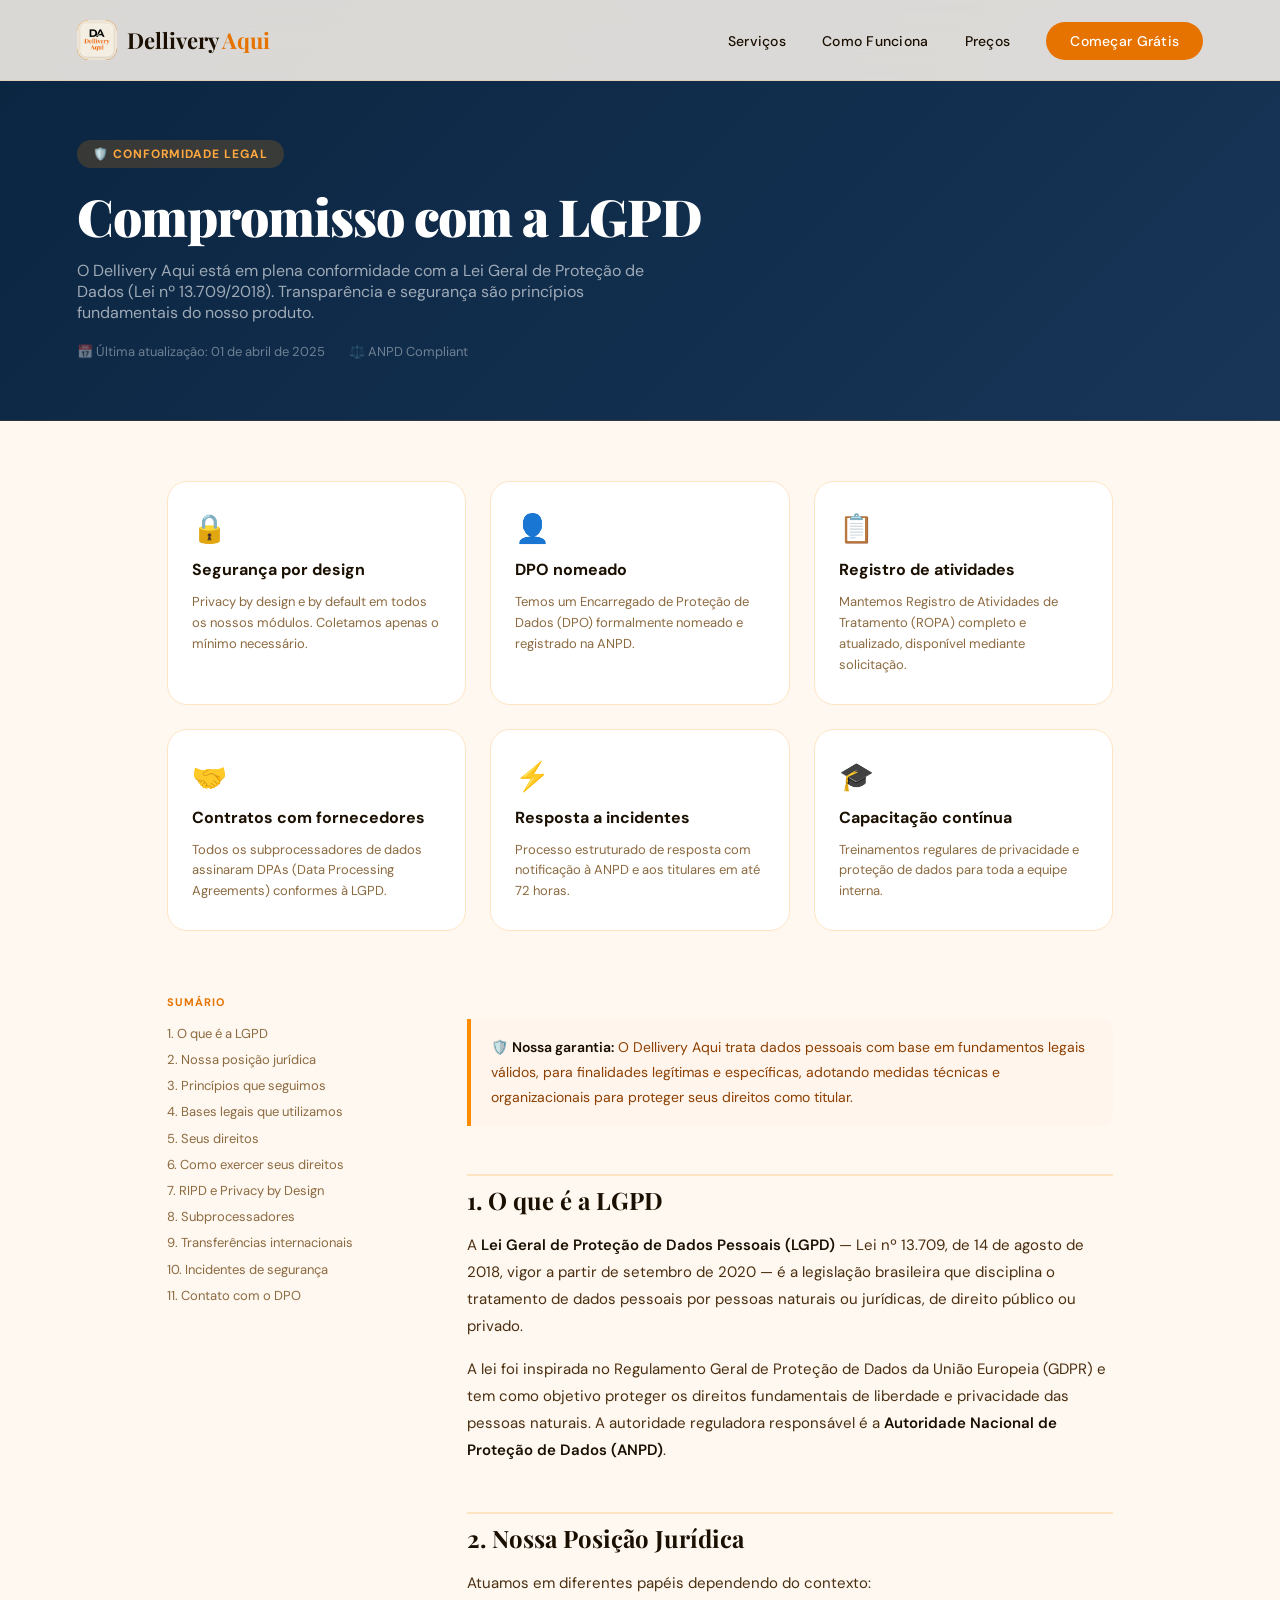
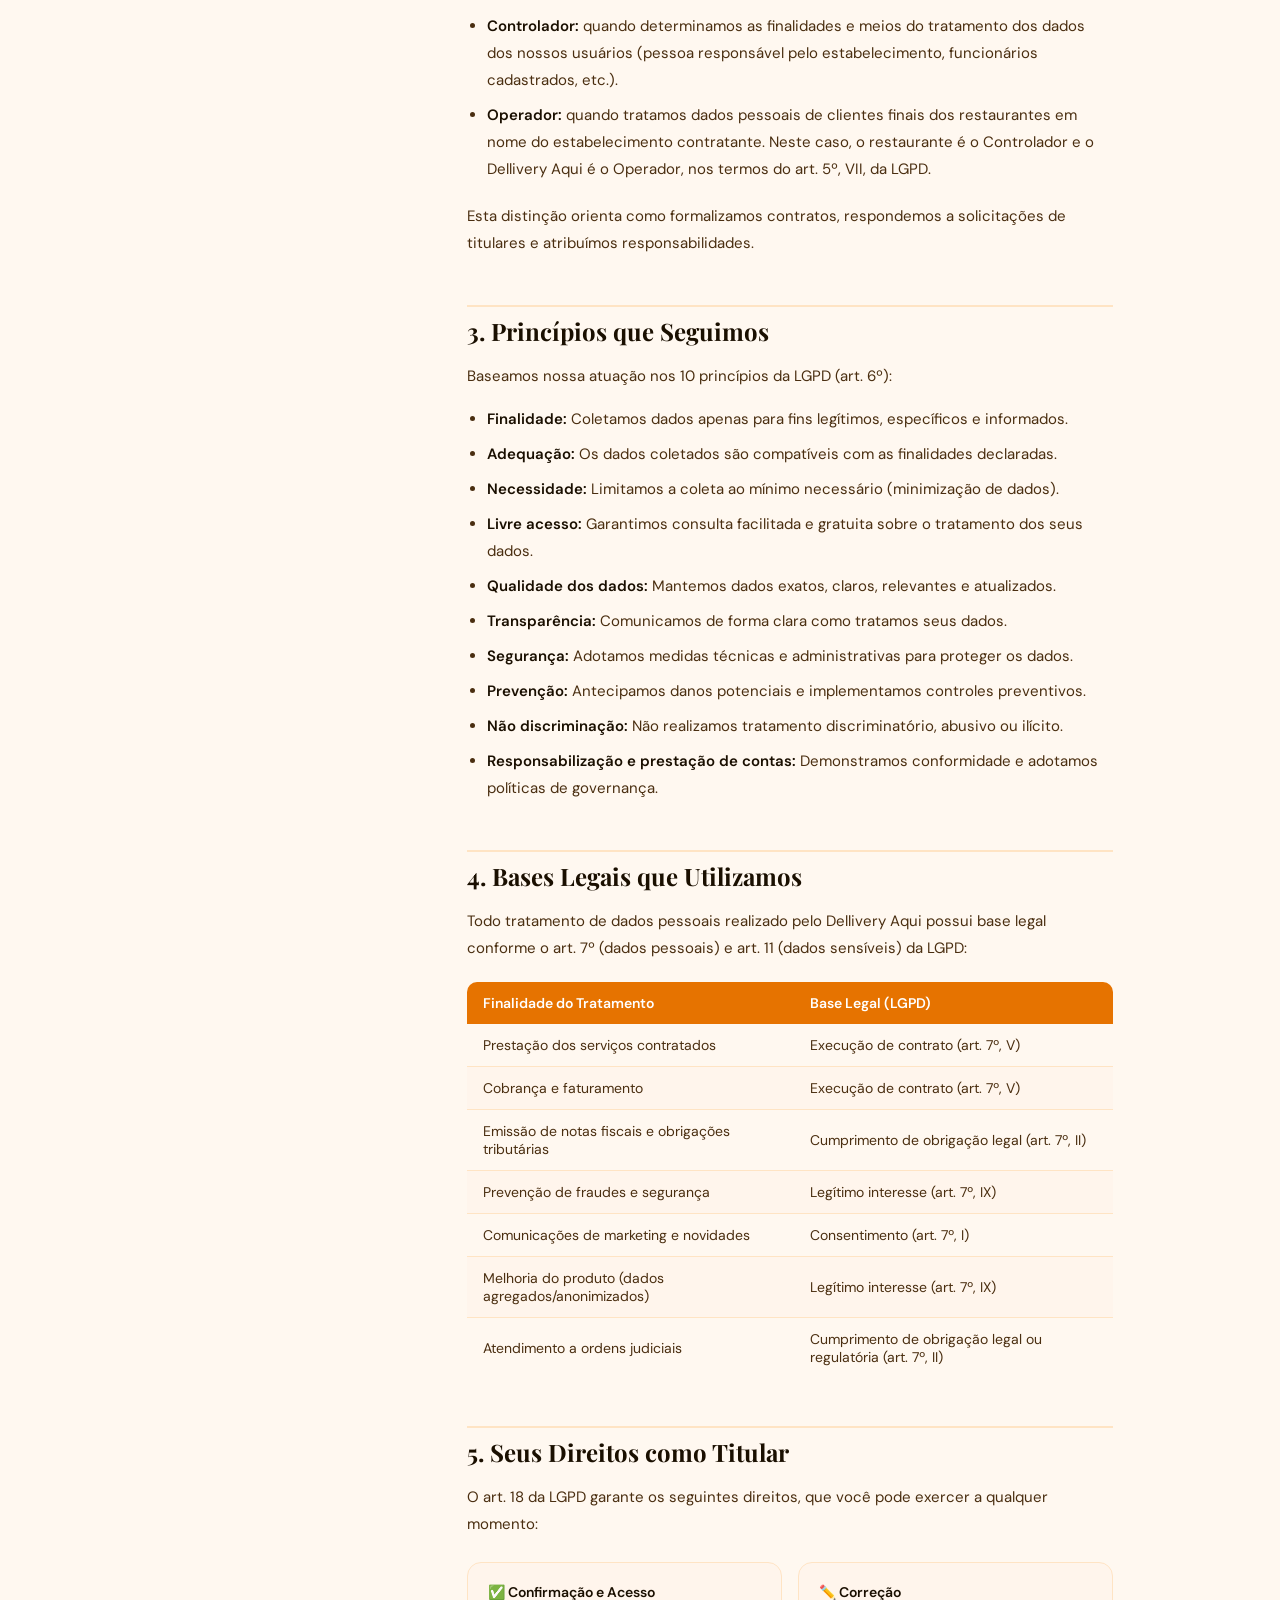
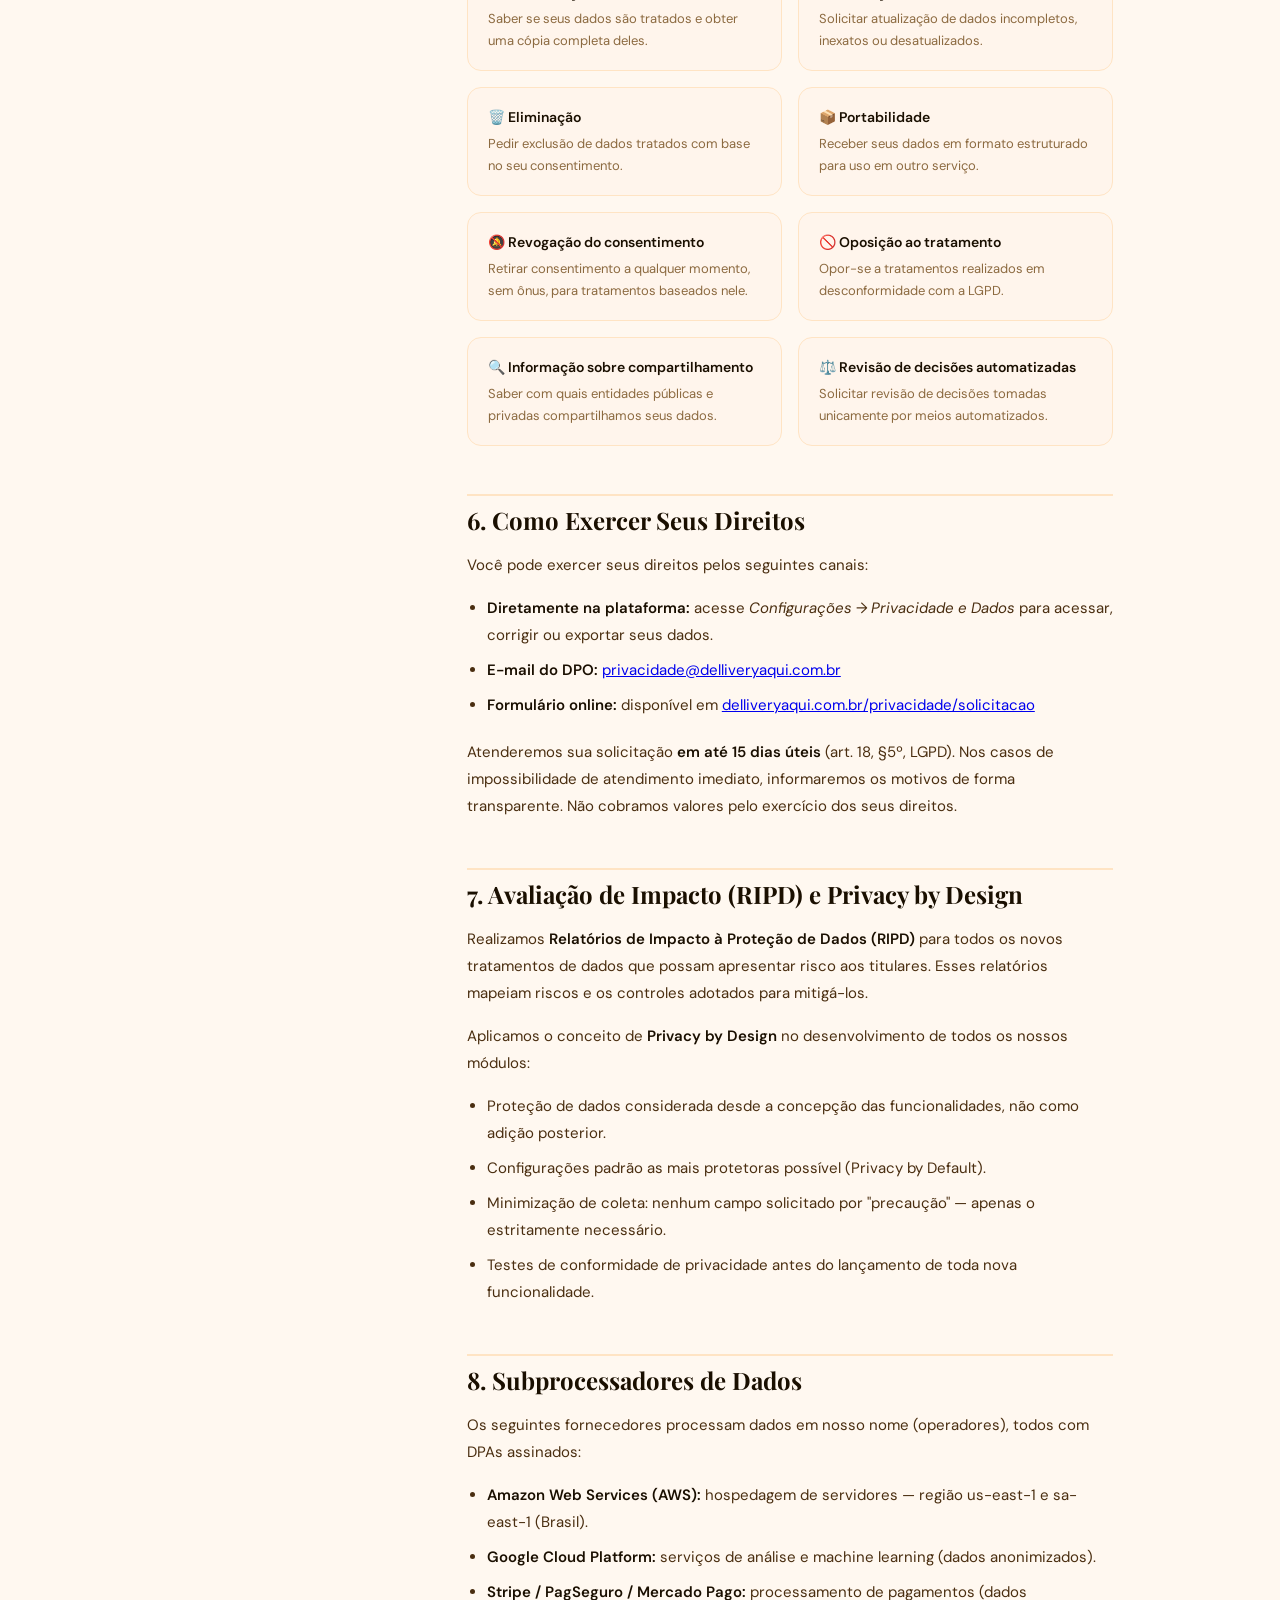
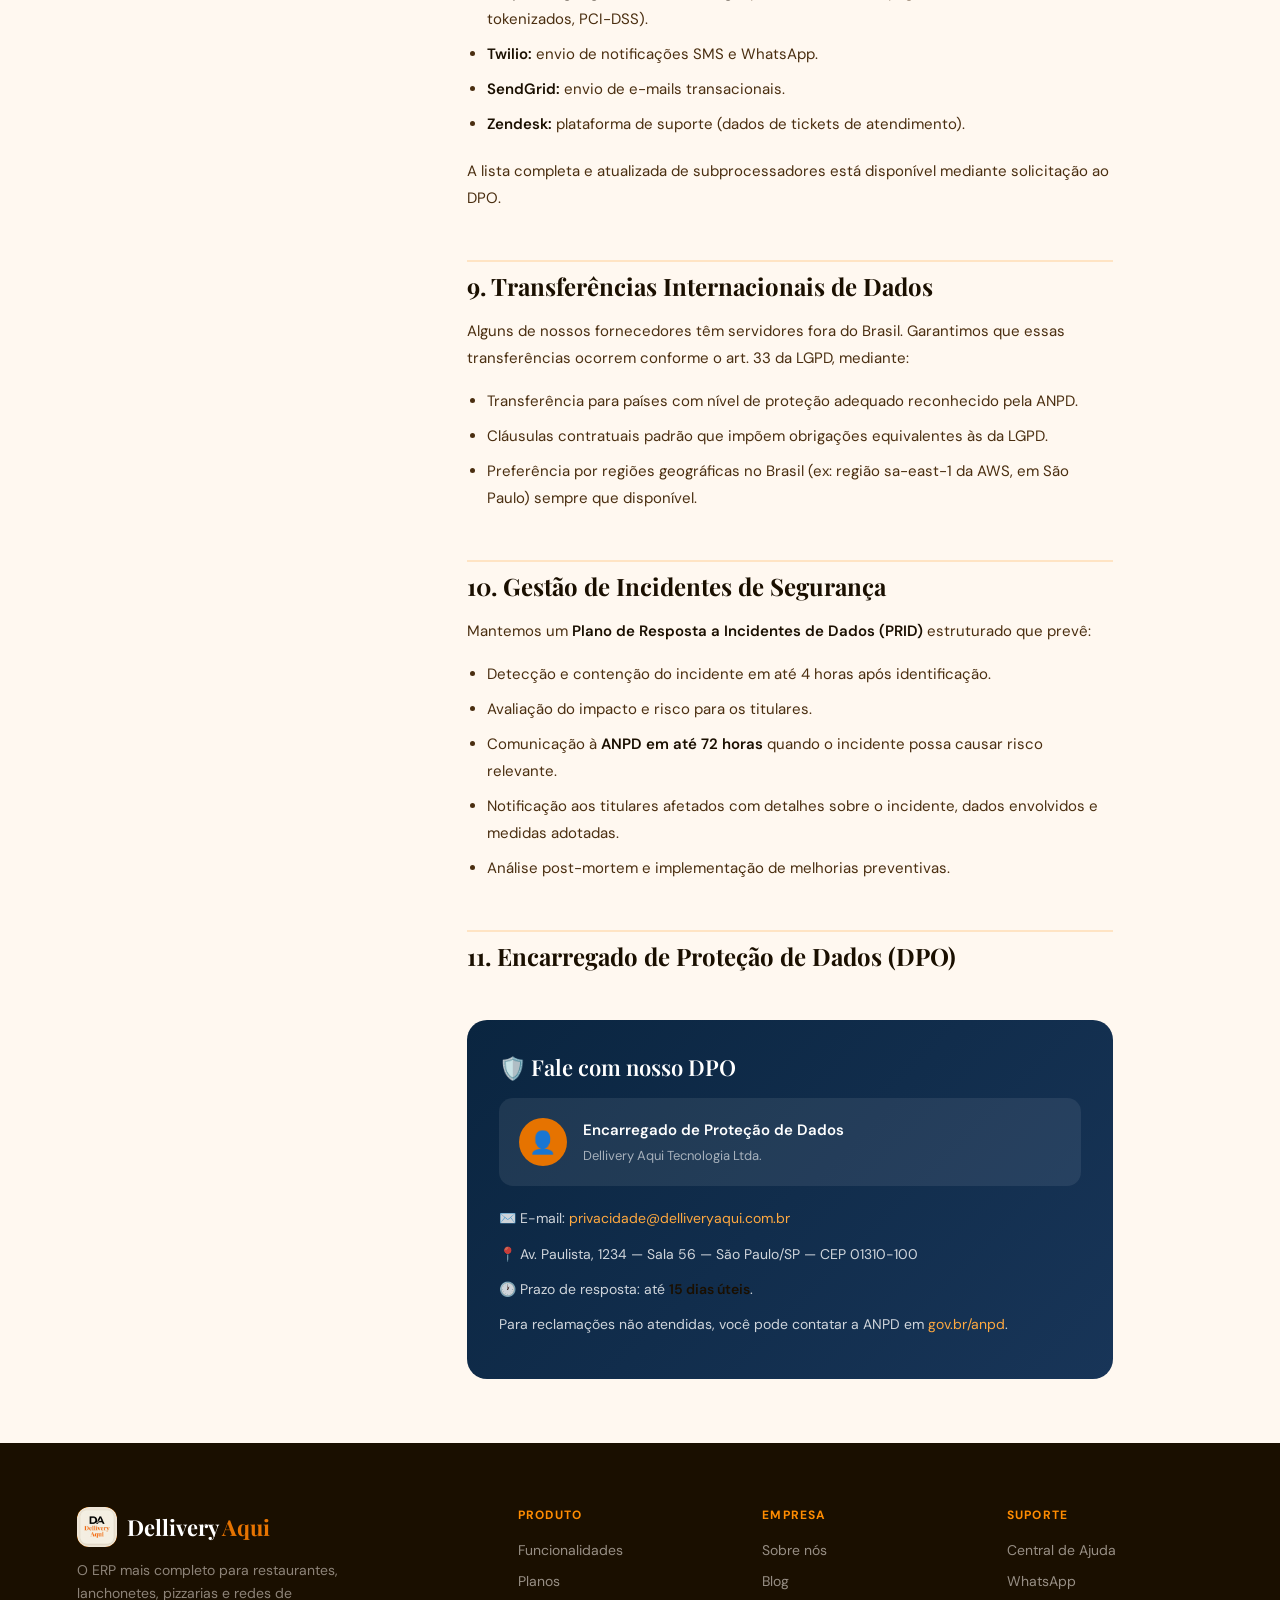
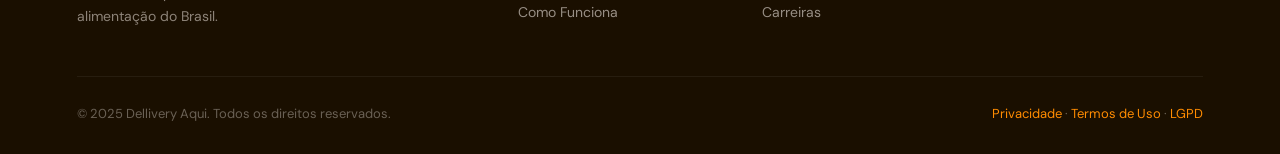
<file: lgpd.html>
<!DOCTYPE html>
<html lang="pt-BR">
<head>
  <meta charset="UTF-8" />
  <meta name="viewport" content="width=device-width, initial-scale=1.0" />
  <title>LGPD — Dellivery Aqui</title>
  <meta name="description" content="Saiba como o Dellivery Aqui está em conformidade com a Lei Geral de Proteção de Dados (LGPD — Lei nº 13.709/2018)." />
  <link rel="icon" type="image/png" href="assets/images/favicon.png" />
  <link rel="apple-touch-icon" href="assets/images/favicon.png" />
  <link href="https://fonts.googleapis.com/css2?family=Playfair+Display:wght@700;900&family=DM+Sans:wght@300;400;500;600&display=swap" rel="stylesheet" />
  <link rel="stylesheet" href="assets/css/style.css" />
  <style>
    .legal-hero {
      padding: 140px 6% 60px;
      background: linear-gradient(135deg, #0A2540 0%, #183558 100%);
      border-bottom: 1px solid rgba(255,140,0,0.15);
    }
    .legal-hero .badge {
      display: inline-flex; align-items: center; gap: 8px;
      background: rgba(255,140,0,0.18); color: var(--orange-300);
      font-size: 12px; font-weight: 700; letter-spacing: 0.08em;
      text-transform: uppercase; padding: 6px 16px; border-radius: 100px;
      margin-bottom: 20px;
    }
    .legal-hero h1 {
      font-family: 'Playfair Display', serif;
      font-size: clamp(36px, 4vw, 56px); font-weight: 900;
      line-height: 1.1; letter-spacing: -0.02em; color: white;
      margin-bottom: 16px; animation: none;
    }
    .legal-hero p { font-size: 16px; color: rgba(255,255,255,0.6); max-width: 600px; }
    .legal-meta {
      display: flex; gap: 24px; margin-top: 20px;
      font-size: 13px; color: rgba(255,255,255,0.4);
    }

    /* Cards de destaque LGPD */
    .lgpd-cards {
      display: grid; grid-template-columns: repeat(3, 1fr);
      gap: 24px; padding: 60px 6% 0; max-width: 1100px; margin: 0 auto;
    }
    .lgpd-card {
      background: white; border-radius: 20px; padding: 28px 24px;
      border: 1px solid var(--orange-100);
      display: flex; flex-direction: column; gap: 12px;
      transition: all 0.3s;
    }
    .lgpd-card:hover { box-shadow: 0 16px 48px rgba(230,115,0,0.1); transform: translateY(-4px); }
    .lgpd-card-icon { font-size: 28px; }
    .lgpd-card h3 { font-size: 16px; font-weight: 700; color: var(--dark); margin: 0; }
    .lgpd-card p { font-size: 13px; line-height: 1.6; color: var(--text-muted); margin: 0; }

    .legal-body {
      display: grid;
      grid-template-columns: 240px 1fr;
      gap: 60px;
      max-width: 1100px;
      margin: 0 auto;
      padding: 64px 6%;
    }

    .legal-toc {
      position: sticky; top: 100px; height: fit-content;
    }
    .legal-toc h3 {
      font-size: 11px; font-weight: 700; text-transform: uppercase;
      letter-spacing: 0.1em; color: var(--orange-500); margin-bottom: 16px;
    }
    .legal-toc ol { list-style: none; display: flex; flex-direction: column; gap: 8px; }
    .legal-toc a {
      font-size: 13px; color: var(--text-muted); text-decoration: none;
      transition: color 0.2s; line-height: 1.4; display: block;
    }
    .legal-toc a:hover { color: var(--orange-500); }

    .legal-content h2 {
      font-family: 'Playfair Display', serif;
      font-size: 24px; font-weight: 700; color: var(--dark);
      margin: 48px 0 16px; padding-top: 8px;
      border-top: 2px solid var(--orange-100);
    }
    .legal-content h2:first-child { margin-top: 0; border-top: none; }
    .legal-content h3 { font-size: 16px; font-weight: 600; color: var(--dark); margin: 24px 0 10px; }
    .legal-content p { font-size: 15px; line-height: 1.8; color: #4A2E10; margin-bottom: 16px; }
    .legal-content ul, .legal-content ol { margin: 12px 0 20px 20px; }
    .legal-content li { font-size: 15px; line-height: 1.8; color: #4A2E10; margin-bottom: 8px; }
    .legal-content strong { color: var(--dark); font-weight: 600; }

    .legal-highlight {
      background: var(--orange-50); border-left: 4px solid var(--orange-400);
      border-radius: 0 12px 12px 0; padding: 16px 20px; margin: 24px 0;
    }
    .legal-highlight p { margin: 0; font-size: 14px; color: var(--orange-700); }

    .rights-grid {
      display: grid; grid-template-columns: 1fr 1fr; gap: 16px; margin: 24px 0;
    }
    .right-item {
      background: var(--orange-50); border-radius: 14px; padding: 20px;
      border: 1px solid var(--orange-100);
    }
    .right-item strong { display: block; font-size: 14px; color: var(--dark); margin-bottom: 6px; }
    .right-item span { font-size: 13px; color: var(--text-muted); line-height: 1.5; }

    .bases-table {
      width: 100%; border-collapse: collapse; margin: 20px 0;
      font-size: 14px;
    }
    .bases-table th {
      background: var(--orange-500); color: white;
      padding: 12px 16px; text-align: left; font-weight: 600;
    }
    .bases-table th:first-child { border-radius: 10px 0 0 0; }
    .bases-table th:last-child { border-radius: 0 10px 0 0; }
    .bases-table td { padding: 12px 16px; border-bottom: 1px solid var(--orange-100); color: #4A2E10; }
    .bases-table tr:last-child td { border-bottom: none; }
    .bases-table tr:nth-child(even) td { background: var(--orange-50); }

    .legal-contact-box {
      background: linear-gradient(135deg, #0A2540, #183558);
      border-radius: 20px; padding: 32px; margin-top: 48px; color: white;
    }
    .legal-contact-box h3 { color: white; margin-top: 0; font-family: 'Playfair Display', serif; font-size: 22px; }
    .legal-contact-box p { color: rgba(255,255,255,0.8); margin-bottom: 10px; font-size: 14px; }
    .legal-contact-box a { color: var(--orange-300); text-decoration: none; }
    .dpo-card {
      background: rgba(255,255,255,0.08); border-radius: 14px;
      padding: 20px; margin-top: 16px; display: flex; gap: 16px; align-items: center;
    }
    .dpo-avatar {
      width: 48px; height: 48px; border-radius: 50%;
      background: var(--orange-500); display: flex; align-items: center;
      justify-content: center; font-size: 22px; flex-shrink: 0;
    }
    .dpo-info strong { display: block; color: white; font-size: 15px; margin-bottom: 4px; }
    .dpo-info span { color: rgba(255,255,255,0.6); font-size: 13px; }

    @media (max-width: 1024px) { .lgpd-cards { grid-template-columns: 1fr 1fr; } }
    @media (max-width: 768px) {
      .legal-body { grid-template-columns: 1fr; }
      .legal-toc { display: none; }
      .legal-hero { padding: 120px 5% 48px; }
      .lgpd-cards { grid-template-columns: 1fr; padding: 40px 5% 0; }
      .rights-grid { grid-template-columns: 1fr; }
    }
  </style>
</head>
<body>

<!-- NAV -->
<nav id="navbar">
  <a href="index.html" class="logo">
    <div class="logo-icon"><img src="assets/images/logo.png" alt="Dellivery Aqui" /></div>
    <div class="logo-text">Dellivery <span>Aqui</span></div>
  </a>
  <ul class="nav-links">
    <li><a href="index.html#servicos">Serviços</a></li>
    <li><a href="index.html#como-funciona">Como Funciona</a></li>
    <li><a href="index.html#precos">Preços</a></li>
    <li><a href="index.html#contato" class="nav-cta">Começar Grátis</a></li>
  </ul>
</nav>

<!-- HERO -->
<div class="legal-hero">
  <div class="badge">🛡️ Conformidade Legal</div>
  <h1>Compromisso com a LGPD</h1>
  <p>O Dellivery Aqui está em plena conformidade com a Lei Geral de Proteção de Dados (Lei nº 13.709/2018). Transparência e segurança são princípios fundamentais do nosso produto.</p>
  <div class="legal-meta">
    <span>📅 Última atualização: 01 de abril de 2025</span>
    <span>⚖️ ANPD Compliant</span>
  </div>
</div>

<!-- CARDS DESTAQUE -->
<div class="lgpd-cards">
  <div class="lgpd-card">
    <div class="lgpd-card-icon">🔒</div>
    <h3>Segurança por design</h3>
    <p>Privacy by design e by default em todos os nossos módulos. Coletamos apenas o mínimo necessário.</p>
  </div>
  <div class="lgpd-card">
    <div class="lgpd-card-icon">👤</div>
    <h3>DPO nomeado</h3>
    <p>Temos um Encarregado de Proteção de Dados (DPO) formalmente nomeado e registrado na ANPD.</p>
  </div>
  <div class="lgpd-card">
    <div class="lgpd-card-icon">📋</div>
    <h3>Registro de atividades</h3>
    <p>Mantemos Registro de Atividades de Tratamento (ROPA) completo e atualizado, disponível mediante solicitação.</p>
  </div>
  <div class="lgpd-card">
    <div class="lgpd-card-icon">🤝</div>
    <h3>Contratos com fornecedores</h3>
    <p>Todos os subprocessadores de dados assinaram DPAs (Data Processing Agreements) conformes à LGPD.</p>
  </div>
  <div class="lgpd-card">
    <div class="lgpd-card-icon">⚡</div>
    <h3>Resposta a incidentes</h3>
    <p>Processo estruturado de resposta com notificação à ANPD e aos titulares em até 72 horas.</p>
  </div>
  <div class="lgpd-card">
    <div class="lgpd-card-icon">🎓</div>
    <h3>Capacitação contínua</h3>
    <p>Treinamentos regulares de privacidade e proteção de dados para toda a equipe interna.</p>
  </div>
</div>

<!-- BODY -->
<div class="legal-body">

  <aside class="legal-toc">
    <h3>Sumário</h3>
    <ol>
      <li><a href="#l1">1. O que é a LGPD</a></li>
      <li><a href="#l2">2. Nossa posição jurídica</a></li>
      <li><a href="#l3">3. Princípios que seguimos</a></li>
      <li><a href="#l4">4. Bases legais que utilizamos</a></li>
      <li><a href="#l5">5. Seus direitos</a></li>
      <li><a href="#l6">6. Como exercer seus direitos</a></li>
      <li><a href="#l7">7. RIPD e Privacy by Design</a></li>
      <li><a href="#l8">8. Subprocessadores</a></li>
      <li><a href="#l9">9. Transferências internacionais</a></li>
      <li><a href="#l10">10. Incidentes de segurança</a></li>
      <li><a href="#l11">11. Contato com o DPO</a></li>
    </ol>
  </aside>

  <main class="legal-content">

    <div class="legal-highlight">
      <p>🛡️ <strong>Nossa garantia:</strong> O Dellivery Aqui trata dados pessoais com base em fundamentos legais válidos, para finalidades legítimas e específicas, adotando medidas técnicas e organizacionais para proteger seus direitos como titular.</p>
    </div>

    <h2 id="l1">1. O que é a LGPD</h2>
    <p>A <strong>Lei Geral de Proteção de Dados Pessoais (LGPD)</strong> — Lei nº 13.709, de 14 de agosto de 2018, vigor a partir de setembro de 2020 — é a legislação brasileira que disciplina o tratamento de dados pessoais por pessoas naturais ou jurídicas, de direito público ou privado.</p>
    <p>A lei foi inspirada no Regulamento Geral de Proteção de Dados da União Europeia (GDPR) e tem como objetivo proteger os direitos fundamentais de liberdade e privacidade das pessoas naturais. A autoridade reguladora responsável é a <strong>Autoridade Nacional de Proteção de Dados (ANPD)</strong>.</p>

    <h2 id="l2">2. Nossa Posição Jurídica</h2>
    <p>Atuamos em diferentes papéis dependendo do contexto:</p>
    <ul>
      <li><strong>Controlador:</strong> quando determinamos as finalidades e meios do tratamento dos dados dos nossos usuários (pessoa responsável pelo estabelecimento, funcionários cadastrados, etc.).</li>
      <li><strong>Operador:</strong> quando tratamos dados pessoais de clientes finais dos restaurantes em nome do estabelecimento contratante. Neste caso, o restaurante é o Controlador e o Dellivery Aqui é o Operador, nos termos do art. 5º, VII, da LGPD.</li>
    </ul>
    <p>Esta distinção orienta como formalizamos contratos, respondemos a solicitações de titulares e atribuímos responsabilidades.</p>

    <h2 id="l3">3. Princípios que Seguimos</h2>
    <p>Baseamos nossa atuação nos 10 princípios da LGPD (art. 6º):</p>
    <ul>
      <li><strong>Finalidade:</strong> Coletamos dados apenas para fins legítimos, específicos e informados.</li>
      <li><strong>Adequação:</strong> Os dados coletados são compatíveis com as finalidades declaradas.</li>
      <li><strong>Necessidade:</strong> Limitamos a coleta ao mínimo necessário (minimização de dados).</li>
      <li><strong>Livre acesso:</strong> Garantimos consulta facilitada e gratuita sobre o tratamento dos seus dados.</li>
      <li><strong>Qualidade dos dados:</strong> Mantemos dados exatos, claros, relevantes e atualizados.</li>
      <li><strong>Transparência:</strong> Comunicamos de forma clara como tratamos seus dados.</li>
      <li><strong>Segurança:</strong> Adotamos medidas técnicas e administrativas para proteger os dados.</li>
      <li><strong>Prevenção:</strong> Antecipamos danos potenciais e implementamos controles preventivos.</li>
      <li><strong>Não discriminação:</strong> Não realizamos tratamento discriminatório, abusivo ou ilícito.</li>
      <li><strong>Responsabilização e prestação de contas:</strong> Demonstramos conformidade e adotamos políticas de governança.</li>
    </ul>

    <h2 id="l4">4. Bases Legais que Utilizamos</h2>
    <p>Todo tratamento de dados pessoais realizado pelo Dellivery Aqui possui base legal conforme o art. 7º (dados pessoais) e art. 11 (dados sensíveis) da LGPD:</p>

    <table class="bases-table">
      <thead>
        <tr>
          <th>Finalidade do Tratamento</th>
          <th>Base Legal (LGPD)</th>
        </tr>
      </thead>
      <tbody>
        <tr>
          <td>Prestação dos serviços contratados</td>
          <td>Execução de contrato (art. 7º, V)</td>
        </tr>
        <tr>
          <td>Cobrança e faturamento</td>
          <td>Execução de contrato (art. 7º, V)</td>
        </tr>
        <tr>
          <td>Emissão de notas fiscais e obrigações tributárias</td>
          <td>Cumprimento de obrigação legal (art. 7º, II)</td>
        </tr>
        <tr>
          <td>Prevenção de fraudes e segurança</td>
          <td>Legítimo interesse (art. 7º, IX)</td>
        </tr>
        <tr>
          <td>Comunicações de marketing e novidades</td>
          <td>Consentimento (art. 7º, I)</td>
        </tr>
        <tr>
          <td>Melhoria do produto (dados agregados/anonimizados)</td>
          <td>Legítimo interesse (art. 7º, IX)</td>
        </tr>
        <tr>
          <td>Atendimento a ordens judiciais</td>
          <td>Cumprimento de obrigação legal ou regulatória (art. 7º, II)</td>
        </tr>
      </tbody>
    </table>

    <h2 id="l5">5. Seus Direitos como Titular</h2>
    <p>O art. 18 da LGPD garante os seguintes direitos, que você pode exercer a qualquer momento:</p>

    <div class="rights-grid">
      <div class="right-item">
        <strong>✅ Confirmação e Acesso</strong>
        <span>Saber se seus dados são tratados e obter uma cópia completa deles.</span>
      </div>
      <div class="right-item">
        <strong>✏️ Correção</strong>
        <span>Solicitar atualização de dados incompletos, inexatos ou desatualizados.</span>
      </div>
      <div class="right-item">
        <strong>🗑️ Eliminação</strong>
        <span>Pedir exclusão de dados tratados com base no seu consentimento.</span>
      </div>
      <div class="right-item">
        <strong>📦 Portabilidade</strong>
        <span>Receber seus dados em formato estruturado para uso em outro serviço.</span>
      </div>
      <div class="right-item">
        <strong>🔕 Revogação do consentimento</strong>
        <span>Retirar consentimento a qualquer momento, sem ônus, para tratamentos baseados nele.</span>
      </div>
      <div class="right-item">
        <strong>🚫 Oposição ao tratamento</strong>
        <span>Opor-se a tratamentos realizados em desconformidade com a LGPD.</span>
      </div>
      <div class="right-item">
        <strong>🔍 Informação sobre compartilhamento</strong>
        <span>Saber com quais entidades públicas e privadas compartilhamos seus dados.</span>
      </div>
      <div class="right-item">
        <strong>⚖️ Revisão de decisões automatizadas</strong>
        <span>Solicitar revisão de decisões tomadas unicamente por meios automatizados.</span>
      </div>
    </div>

    <h2 id="l6">6. Como Exercer Seus Direitos</h2>
    <p>Você pode exercer seus direitos pelos seguintes canais:</p>
    <ul>
      <li><strong>Diretamente na plataforma:</strong> acesse <em>Configurações → Privacidade e Dados</em> para acessar, corrigir ou exportar seus dados.</li>
      <li><strong>E-mail do DPO:</strong> <a href="mailto:privacidade@delliveryaqui.com.br">privacidade@delliveryaqui.com.br</a></li>
      <li><strong>Formulário online:</strong> disponível em <a href="#">delliveryaqui.com.br/privacidade/solicitacao</a></li>
    </ul>
    <p>Atenderemos sua solicitação <strong>em até 15 dias úteis</strong> (art. 18, §5º, LGPD). Nos casos de impossibilidade de atendimento imediato, informaremos os motivos de forma transparente. Não cobramos valores pelo exercício dos seus direitos.</p>

    <h2 id="l7">7. Avaliação de Impacto (RIPD) e Privacy by Design</h2>
    <p>Realizamos <strong>Relatórios de Impacto à Proteção de Dados (RIPD)</strong> para todos os novos tratamentos de dados que possam apresentar risco aos titulares. Esses relatórios mapeiam riscos e os controles adotados para mitigá-los.</p>
    <p>Aplicamos o conceito de <strong>Privacy by Design</strong> no desenvolvimento de todos os nossos módulos:</p>
    <ul>
      <li>Proteção de dados considerada desde a concepção das funcionalidades, não como adição posterior.</li>
      <li>Configurações padrão as mais protetoras possível (Privacy by Default).</li>
      <li>Minimização de coleta: nenhum campo solicitado por "precaução" — apenas o estritamente necessário.</li>
      <li>Testes de conformidade de privacidade antes do lançamento de toda nova funcionalidade.</li>
    </ul>

    <h2 id="l8">8. Subprocessadores de Dados</h2>
    <p>Os seguintes fornecedores processam dados em nosso nome (operadores), todos com DPAs assinados:</p>
    <ul>
      <li><strong>Amazon Web Services (AWS):</strong> hospedagem de servidores — região us-east-1 e sa-east-1 (Brasil).</li>
      <li><strong>Google Cloud Platform:</strong> serviços de análise e machine learning (dados anonimizados).</li>
      <li><strong>Stripe / PagSeguro / Mercado Pago:</strong> processamento de pagamentos (dados tokenizados, PCI-DSS).</li>
      <li><strong>Twilio:</strong> envio de notificações SMS e WhatsApp.</li>
      <li><strong>SendGrid:</strong> envio de e-mails transacionais.</li>
      <li><strong>Zendesk:</strong> plataforma de suporte (dados de tickets de atendimento).</li>
    </ul>
    <p>A lista completa e atualizada de subprocessadores está disponível mediante solicitação ao DPO.</p>

    <h2 id="l9">9. Transferências Internacionais de Dados</h2>
    <p>Alguns de nossos fornecedores têm servidores fora do Brasil. Garantimos que essas transferências ocorrem conforme o art. 33 da LGPD, mediante:</p>
    <ul>
      <li>Transferência para países com nível de proteção adequado reconhecido pela ANPD.</li>
      <li>Cláusulas contratuais padrão que impõem obrigações equivalentes às da LGPD.</li>
      <li>Preferência por regiões geográficas no Brasil (ex: região sa-east-1 da AWS, em São Paulo) sempre que disponível.</li>
    </ul>

    <h2 id="l10">10. Gestão de Incidentes de Segurança</h2>
    <p>Mantemos um <strong>Plano de Resposta a Incidentes de Dados (PRID)</strong> estruturado que prevê:</p>
    <ul>
      <li>Detecção e contenção do incidente em até 4 horas após identificação.</li>
      <li>Avaliação do impacto e risco para os titulares.</li>
      <li>Comunicação à <strong>ANPD em até 72 horas</strong> quando o incidente possa causar risco relevante.</li>
      <li>Notificação aos titulares afetados com detalhes sobre o incidente, dados envolvidos e medidas adotadas.</li>
      <li>Análise post-mortem e implementação de melhorias preventivas.</li>
    </ul>

    <h2 id="l11">11. Encarregado de Proteção de Dados (DPO)</h2>

    <div class="legal-contact-box">
      <h3>🛡️ Fale com nosso DPO</h3>
      <div class="dpo-card">
        <div class="dpo-avatar">👤</div>
        <div class="dpo-info">
          <strong>Encarregado de Proteção de Dados</strong>
          <span>Dellivery Aqui Tecnologia Ltda.</span>
        </div>
      </div>
      <p style="margin-top: 20px;">✉️ E-mail: <a href="mailto:privacidade@delliveryaqui.com.br">privacidade@delliveryaqui.com.br</a></p>
      <p>📍 Av. Paulista, 1234 — Sala 56 — São Paulo/SP — CEP 01310-100</p>
      <p>🕐 Prazo de resposta: até <strong>15 dias úteis</strong>.</p>
      <p>Para reclamações não atendidas, você pode contatar a ANPD em <a href="https://www.gov.br/anpd" target="_blank">gov.br/anpd</a>.</p>
    </div>

  </main>
</div>

<!-- FOOTER -->
<footer>
  <div class="footer-grid">
    <div class="footer-brand">
      <div class="logo">
        <div class="logo-icon"><img src="assets/images/logo.png" alt="Dellivery Aqui" /></div>
        <div class="logo-text">Dellivery <span>Aqui</span></div>
      </div>
      <p class="footer-desc">O ERP mais completo para restaurantes, lanchonetes, pizzarias e redes de alimentação do Brasil.</p>
    </div>
    <div>
      <div class="footer-title">Produto</div>
      <ul class="footer-links">
        <li><a href="index.html#servicos">Funcionalidades</a></li>
        <li><a href="index.html#precos">Planos</a></li>
        <li><a href="index.html#como-funciona">Como Funciona</a></li>
      </ul>
    </div>
    <div>
      <div class="footer-title">Empresa</div>
      <ul class="footer-links">
        <li><a href="#">Sobre nós</a></li>
        <li><a href="#">Blog</a></li>
        <li><a href="#">Carreiras</a></li>
      </ul>
    </div>
    <div>
      <div class="footer-title">Suporte</div>
      <ul class="footer-links">
        <li><a href="#">Central de Ajuda</a></li>
        <li><a href="#">WhatsApp</a></li>
      </ul>
    </div>
  </div>
  <div class="footer-bottom">
    <span>© 2025 Dellivery Aqui. Todos os direitos reservados.</span>
    <span>
      <a href="privacidade.html">Privacidade</a> ·
      <a href="termos-de-uso.html">Termos de Uso</a> ·
      <a href="lgpd.html">LGPD</a>
    </span>
  </div>
</footer>

<script src="assets/js/main.js" defer></script>
</body>
</html>
</file>
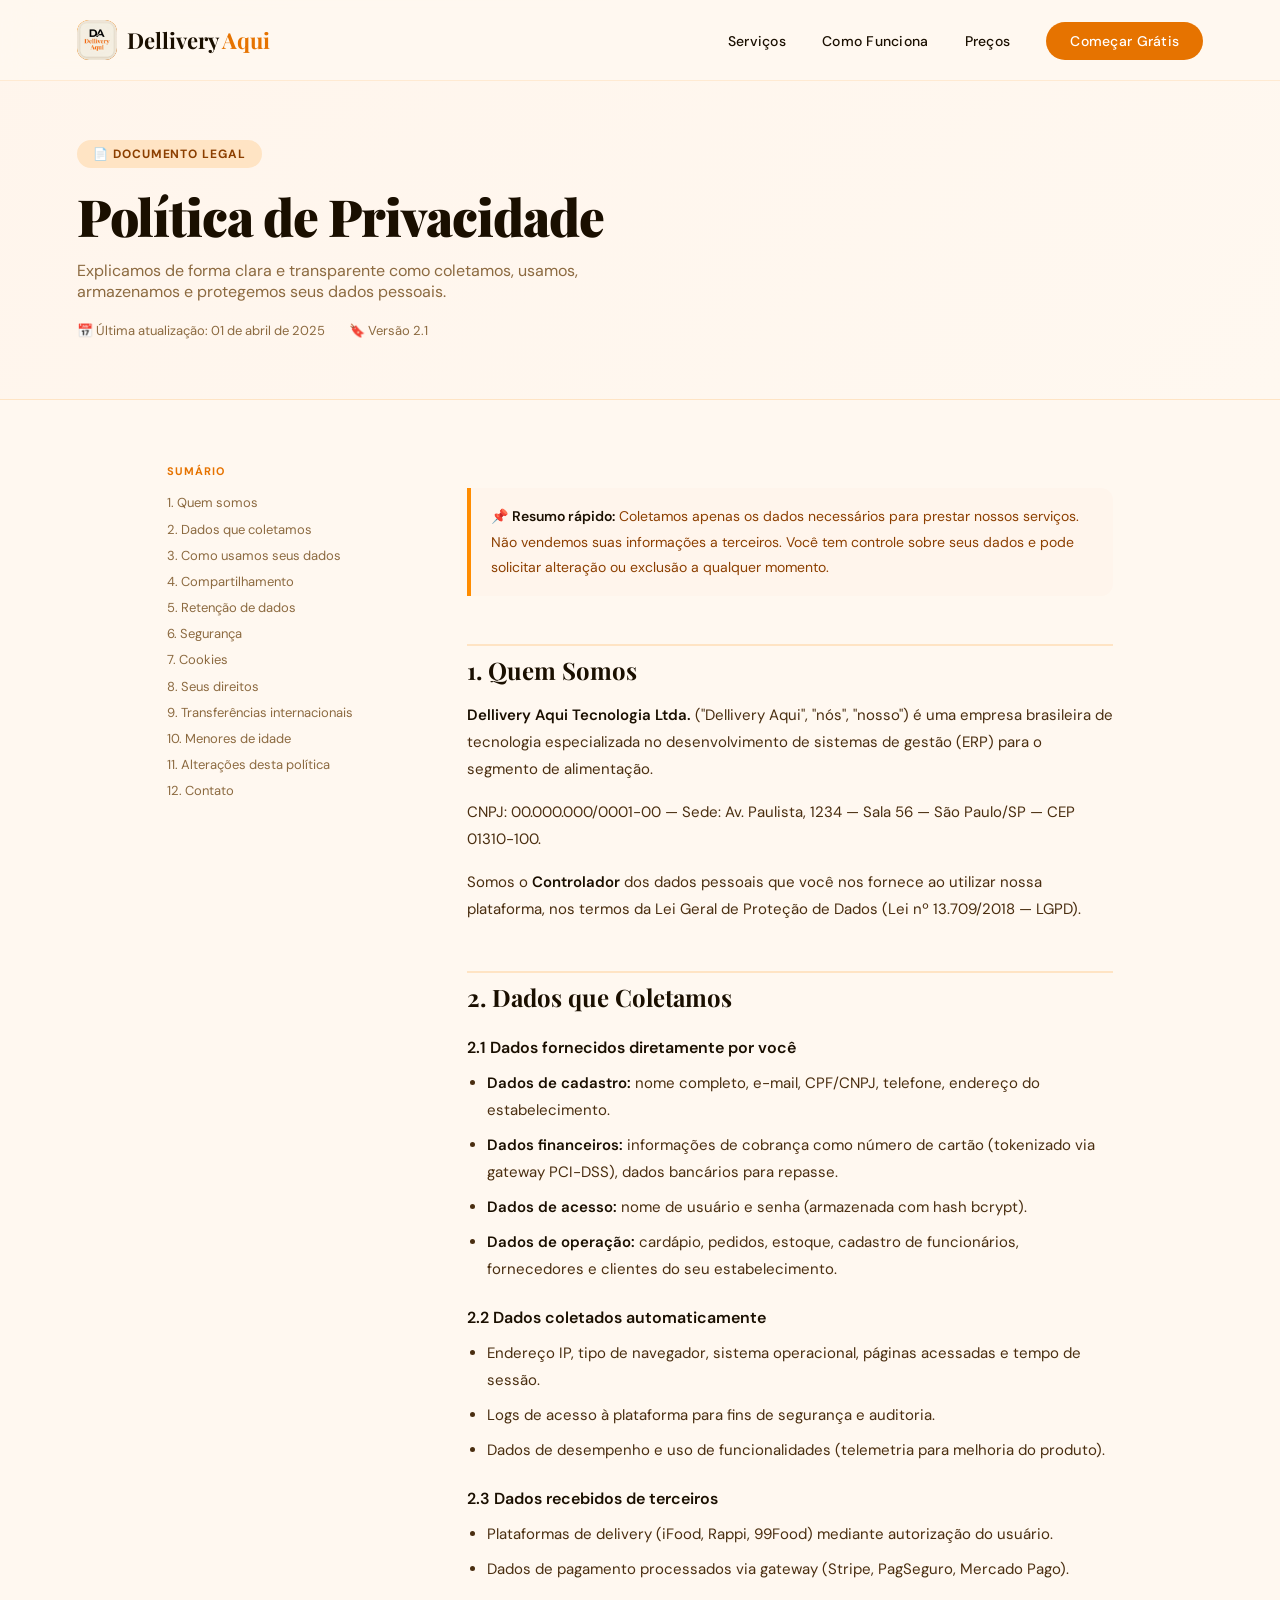
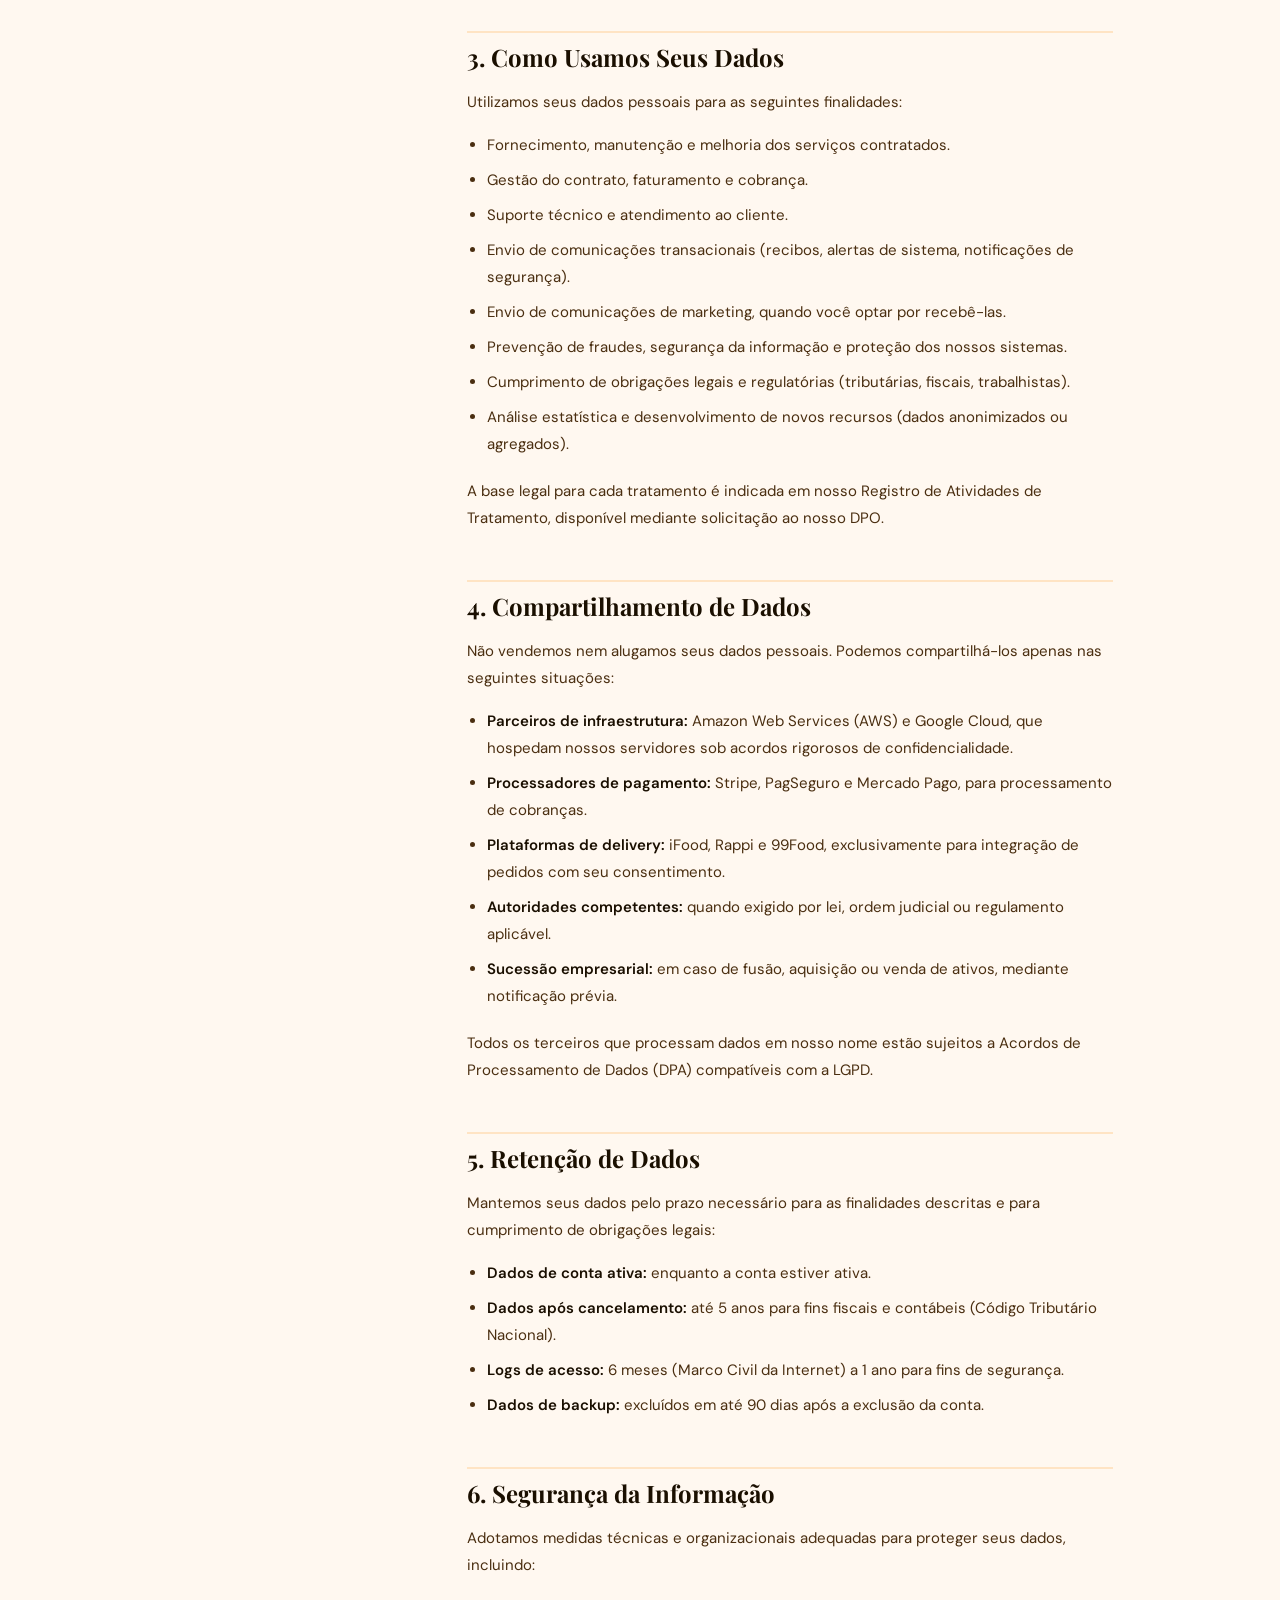
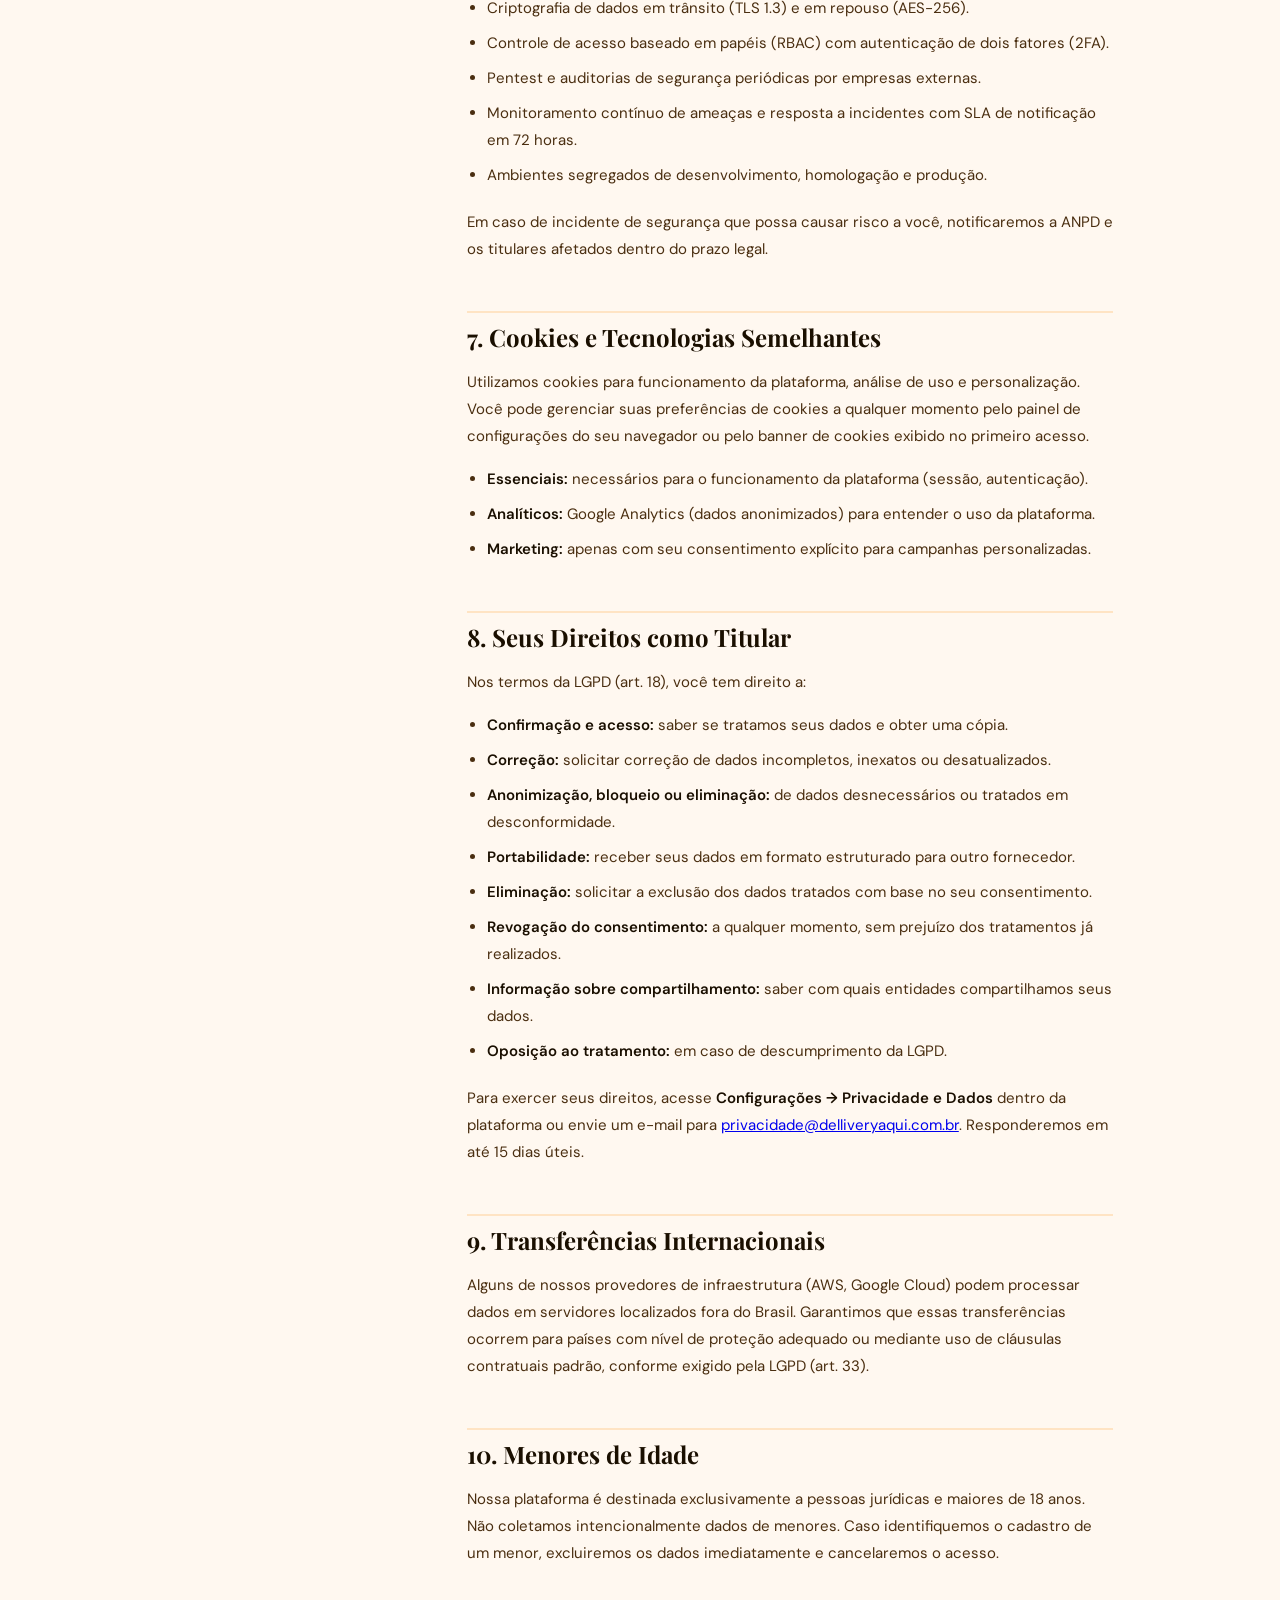
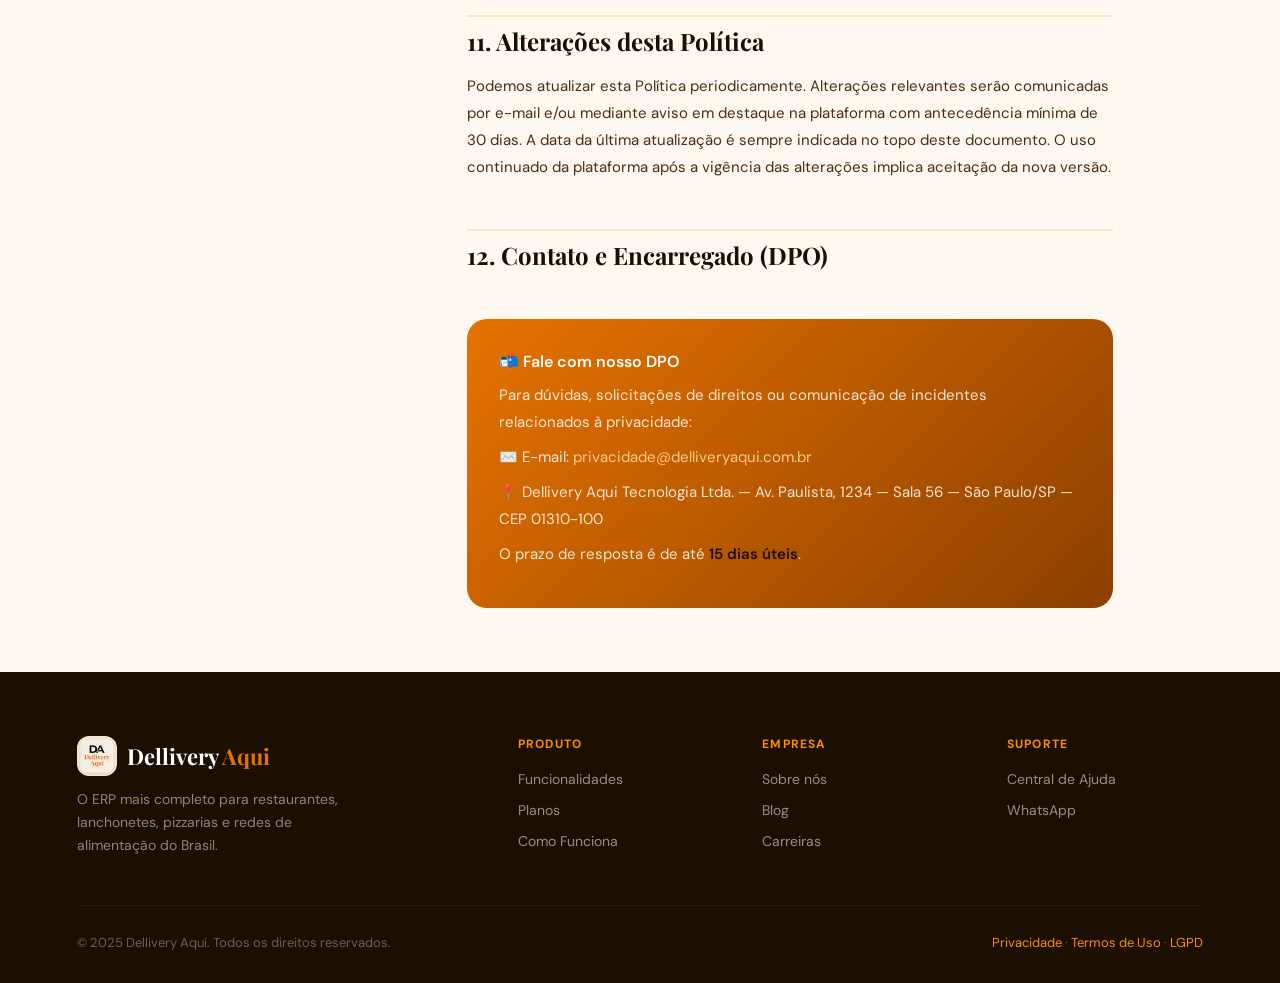
<file: privacidade.html>
<!DOCTYPE html>
<html lang="pt-BR">
<head>
  <meta charset="UTF-8" />
  <meta name="viewport" content="width=device-width, initial-scale=1.0" />
  <title>Política de Privacidade — Dellivery Aqui</title>
  <meta name="description" content="Saiba como o Dellivery Aqui coleta, usa e protege seus dados pessoais." />
  <link rel="icon" type="image/png" href="assets/images/favicon.png" />
  <link rel="apple-touch-icon" href="assets/images/favicon.png" />
  <link href="https://fonts.googleapis.com/css2?family=Playfair+Display:wght@700;900&family=DM+Sans:wght@300;400;500;600&display=swap" rel="stylesheet" />
  <link rel="stylesheet" href="assets/css/style.css" />
  <style>
    .legal-hero {
      padding: 140px 6% 60px;
      background: linear-gradient(135deg, var(--orange-50) 0%, var(--cream) 100%);
      border-bottom: 1px solid var(--orange-100);
    }
    .legal-hero .badge {
      display: inline-flex; align-items: center; gap: 8px;
      background: var(--orange-100); color: var(--orange-700);
      font-size: 12px; font-weight: 700; letter-spacing: 0.08em;
      text-transform: uppercase; padding: 6px 16px; border-radius: 100px;
      margin-bottom: 20px;
    }
    .legal-hero h1 {
      font-family: 'Playfair Display', serif;
      font-size: clamp(36px, 4vw, 56px); font-weight: 900;
      line-height: 1.1; letter-spacing: -0.02em; color: var(--dark);
      margin-bottom: 16px; animation: none;
    }
    .legal-hero p {
      font-size: 16px; color: var(--text-muted); max-width: 560px;
    }
    .legal-meta {
      display: flex; gap: 24px; margin-top: 20px;
      font-size: 13px; color: var(--text-muted);
    }
    .legal-meta span { display: flex; align-items: center; gap: 6px; }

    .legal-body {
      display: grid;
      grid-template-columns: 240px 1fr;
      gap: 60px;
      max-width: 1100px;
      margin: 0 auto;
      padding: 64px 6%;
    }

    .legal-toc {
      position: sticky; top: 100px; height: fit-content;
    }
    .legal-toc h3 {
      font-size: 11px; font-weight: 700; text-transform: uppercase;
      letter-spacing: 0.1em; color: var(--orange-500); margin-bottom: 16px;
    }
    .legal-toc ol {
      list-style: none; display: flex; flex-direction: column; gap: 8px;
    }
    .legal-toc a {
      font-size: 13px; color: var(--text-muted); text-decoration: none;
      transition: color 0.2s; line-height: 1.4; display: block;
    }
    .legal-toc a:hover { color: var(--orange-500); }

    .legal-content h2 {
      font-family: 'Playfair Display', serif;
      font-size: 24px; font-weight: 700; color: var(--dark);
      margin: 48px 0 16px; padding-top: 8px;
      border-top: 2px solid var(--orange-100);
    }
    .legal-content h2:first-child { margin-top: 0; border-top: none; }
    .legal-content h3 {
      font-size: 16px; font-weight: 600; color: var(--dark);
      margin: 24px 0 10px;
    }
    .legal-content p {
      font-size: 15px; line-height: 1.8; color: #4A2E10;
      margin-bottom: 16px;
    }
    .legal-content ul, .legal-content ol {
      margin: 12px 0 20px 20px;
    }
    .legal-content li {
      font-size: 15px; line-height: 1.8; color: #4A2E10; margin-bottom: 8px;
    }
    .legal-content strong { color: var(--dark); font-weight: 600; }
    .legal-highlight {
      background: var(--orange-50); border-left: 4px solid var(--orange-400);
      border-radius: 0 12px 12px 0; padding: 16px 20px; margin: 24px 0;
    }
    .legal-highlight p { margin: 0; font-size: 14px; color: var(--orange-700); }
    .legal-contact-box {
      background: linear-gradient(135deg, var(--orange-500), var(--orange-700));
      border-radius: 20px; padding: 32px; margin-top: 48px; color: white;
    }
    .legal-contact-box h3 { color: white; margin-top: 0; }
    .legal-contact-box p { color: rgba(255,255,255,0.85); margin-bottom: 8px; }
    .legal-contact-box a { color: var(--orange-200); text-decoration: none; }

    @media (max-width: 768px) {
      .legal-body { grid-template-columns: 1fr; }
      .legal-toc { display: none; }
      .legal-hero { padding: 120px 5% 48px; }
    }
  </style>
</head>
<body>

<!-- NAV -->
<nav id="navbar">
  <a href="index.html" class="logo">
    <div class="logo-icon"><img src="assets/images/logo.png" alt="Dellivery Aqui" /></div>
    <div class="logo-text">Dellivery <span>Aqui</span></div>
  </a>
  <ul class="nav-links">
    <li><a href="index.html#servicos">Serviços</a></li>
    <li><a href="index.html#como-funciona">Como Funciona</a></li>
    <li><a href="index.html#precos">Preços</a></li>
    <li><a href="index.html#contato" class="nav-cta">Começar Grátis</a></li>
  </ul>
</nav>

<!-- HERO -->
<div class="legal-hero">
  <div class="badge">📄 Documento Legal</div>
  <h1>Política de Privacidade</h1>
  <p>Explicamos de forma clara e transparente como coletamos, usamos, armazenamos e protegemos seus dados pessoais.</p>
  <div class="legal-meta">
    <span>📅 Última atualização: 01 de abril de 2025</span>
    <span>🔖 Versão 2.1</span>
  </div>
</div>

<!-- BODY -->
<div class="legal-body">

  <!-- SUMÁRIO -->
  <aside class="legal-toc">
    <h3>Sumário</h3>
    <ol>
      <li><a href="#s1">1. Quem somos</a></li>
      <li><a href="#s2">2. Dados que coletamos</a></li>
      <li><a href="#s3">3. Como usamos seus dados</a></li>
      <li><a href="#s4">4. Compartilhamento</a></li>
      <li><a href="#s5">5. Retenção de dados</a></li>
      <li><a href="#s6">6. Segurança</a></li>
      <li><a href="#s7">7. Cookies</a></li>
      <li><a href="#s8">8. Seus direitos</a></li>
      <li><a href="#s9">9. Transferências internacionais</a></li>
      <li><a href="#s10">10. Menores de idade</a></li>
      <li><a href="#s11">11. Alterações desta política</a></li>
      <li><a href="#s12">12. Contato</a></li>
    </ol>
  </aside>

  <!-- CONTEÚDO -->
  <main class="legal-content">

    <div class="legal-highlight">
      <p>📌 <strong>Resumo rápido:</strong> Coletamos apenas os dados necessários para prestar nossos serviços. Não vendemos suas informações a terceiros. Você tem controle sobre seus dados e pode solicitar alteração ou exclusão a qualquer momento.</p>
    </div>

    <h2 id="s1">1. Quem Somos</h2>
    <p><strong>Dellivery Aqui Tecnologia Ltda.</strong> ("Dellivery Aqui", "nós", "nosso") é uma empresa brasileira de tecnologia especializada no desenvolvimento de sistemas de gestão (ERP) para o segmento de alimentação.</p>
    <p>CNPJ: 00.000.000/0001-00 — Sede: Av. Paulista, 1234 — Sala 56 — São Paulo/SP — CEP 01310-100.</p>
    <p>Somos o <strong>Controlador</strong> dos dados pessoais que você nos fornece ao utilizar nossa plataforma, nos termos da Lei Geral de Proteção de Dados (Lei nº 13.709/2018 — LGPD).</p>

    <h2 id="s2">2. Dados que Coletamos</h2>
    <h3>2.1 Dados fornecidos diretamente por você</h3>
    <ul>
      <li><strong>Dados de cadastro:</strong> nome completo, e-mail, CPF/CNPJ, telefone, endereço do estabelecimento.</li>
      <li><strong>Dados financeiros:</strong> informações de cobrança como número de cartão (tokenizado via gateway PCI-DSS), dados bancários para repasse.</li>
      <li><strong>Dados de acesso:</strong> nome de usuário e senha (armazenada com hash bcrypt).</li>
      <li><strong>Dados de operação:</strong> cardápio, pedidos, estoque, cadastro de funcionários, fornecedores e clientes do seu estabelecimento.</li>
    </ul>
    <h3>2.2 Dados coletados automaticamente</h3>
    <ul>
      <li>Endereço IP, tipo de navegador, sistema operacional, páginas acessadas e tempo de sessão.</li>
      <li>Logs de acesso à plataforma para fins de segurança e auditoria.</li>
      <li>Dados de desempenho e uso de funcionalidades (telemetria para melhoria do produto).</li>
    </ul>
    <h3>2.3 Dados recebidos de terceiros</h3>
    <ul>
      <li>Plataformas de delivery (iFood, Rappi, 99Food) mediante autorização do usuário.</li>
      <li>Dados de pagamento processados via gateway (Stripe, PagSeguro, Mercado Pago).</li>
    </ul>

    <h2 id="s3">3. Como Usamos Seus Dados</h2>
    <p>Utilizamos seus dados pessoais para as seguintes finalidades:</p>
    <ul>
      <li>Fornecimento, manutenção e melhoria dos serviços contratados.</li>
      <li>Gestão do contrato, faturamento e cobrança.</li>
      <li>Suporte técnico e atendimento ao cliente.</li>
      <li>Envio de comunicações transacionais (recibos, alertas de sistema, notificações de segurança).</li>
      <li>Envio de comunicações de marketing, quando você optar por recebê-las.</li>
      <li>Prevenção de fraudes, segurança da informação e proteção dos nossos sistemas.</li>
      <li>Cumprimento de obrigações legais e regulatórias (tributárias, fiscais, trabalhistas).</li>
      <li>Análise estatística e desenvolvimento de novos recursos (dados anonimizados ou agregados).</li>
    </ul>
    <p>A base legal para cada tratamento é indicada em nosso Registro de Atividades de Tratamento, disponível mediante solicitação ao nosso DPO.</p>

    <h2 id="s4">4. Compartilhamento de Dados</h2>
    <p>Não vendemos nem alugamos seus dados pessoais. Podemos compartilhá-los apenas nas seguintes situações:</p>
    <ul>
      <li><strong>Parceiros de infraestrutura:</strong> Amazon Web Services (AWS) e Google Cloud, que hospedam nossos servidores sob acordos rigorosos de confidencialidade.</li>
      <li><strong>Processadores de pagamento:</strong> Stripe, PagSeguro e Mercado Pago, para processamento de cobranças.</li>
      <li><strong>Plataformas de delivery:</strong> iFood, Rappi e 99Food, exclusivamente para integração de pedidos com seu consentimento.</li>
      <li><strong>Autoridades competentes:</strong> quando exigido por lei, ordem judicial ou regulamento aplicável.</li>
      <li><strong>Sucessão empresarial:</strong> em caso de fusão, aquisição ou venda de ativos, mediante notificação prévia.</li>
    </ul>
    <p>Todos os terceiros que processam dados em nosso nome estão sujeitos a Acordos de Processamento de Dados (DPA) compatíveis com a LGPD.</p>

    <h2 id="s5">5. Retenção de Dados</h2>
    <p>Mantemos seus dados pelo prazo necessário para as finalidades descritas e para cumprimento de obrigações legais:</p>
    <ul>
      <li><strong>Dados de conta ativa:</strong> enquanto a conta estiver ativa.</li>
      <li><strong>Dados após cancelamento:</strong> até 5 anos para fins fiscais e contábeis (Código Tributário Nacional).</li>
      <li><strong>Logs de acesso:</strong> 6 meses (Marco Civil da Internet) a 1 ano para fins de segurança.</li>
      <li><strong>Dados de backup:</strong> excluídos em até 90 dias após a exclusão da conta.</li>
    </ul>

    <h2 id="s6">6. Segurança da Informação</h2>
    <p>Adotamos medidas técnicas e organizacionais adequadas para proteger seus dados, incluindo:</p>
    <ul>
      <li>Criptografia de dados em trânsito (TLS 1.3) e em repouso (AES-256).</li>
      <li>Controle de acesso baseado em papéis (RBAC) com autenticação de dois fatores (2FA).</li>
      <li>Pentest e auditorias de segurança periódicas por empresas externas.</li>
      <li>Monitoramento contínuo de ameaças e resposta a incidentes com SLA de notificação em 72 horas.</li>
      <li>Ambientes segregados de desenvolvimento, homologação e produção.</li>
    </ul>
    <p>Em caso de incidente de segurança que possa causar risco a você, notificaremos a ANPD e os titulares afetados dentro do prazo legal.</p>

    <h2 id="s7">7. Cookies e Tecnologias Semelhantes</h2>
    <p>Utilizamos cookies para funcionamento da plataforma, análise de uso e personalização. Você pode gerenciar suas preferências de cookies a qualquer momento pelo painel de configurações do seu navegador ou pelo banner de cookies exibido no primeiro acesso.</p>
    <ul>
      <li><strong>Essenciais:</strong> necessários para o funcionamento da plataforma (sessão, autenticação).</li>
      <li><strong>Analíticos:</strong> Google Analytics (dados anonimizados) para entender o uso da plataforma.</li>
      <li><strong>Marketing:</strong> apenas com seu consentimento explícito para campanhas personalizadas.</li>
    </ul>

    <h2 id="s8">8. Seus Direitos como Titular</h2>
    <p>Nos termos da LGPD (art. 18), você tem direito a:</p>
    <ul>
      <li><strong>Confirmação e acesso:</strong> saber se tratamos seus dados e obter uma cópia.</li>
      <li><strong>Correção:</strong> solicitar correção de dados incompletos, inexatos ou desatualizados.</li>
      <li><strong>Anonimização, bloqueio ou eliminação:</strong> de dados desnecessários ou tratados em desconformidade.</li>
      <li><strong>Portabilidade:</strong> receber seus dados em formato estruturado para outro fornecedor.</li>
      <li><strong>Eliminação:</strong> solicitar a exclusão dos dados tratados com base no seu consentimento.</li>
      <li><strong>Revogação do consentimento:</strong> a qualquer momento, sem prejuízo dos tratamentos já realizados.</li>
      <li><strong>Informação sobre compartilhamento:</strong> saber com quais entidades compartilhamos seus dados.</li>
      <li><strong>Oposição ao tratamento:</strong> em caso de descumprimento da LGPD.</li>
    </ul>
    <p>Para exercer seus direitos, acesse <strong>Configurações → Privacidade e Dados</strong> dentro da plataforma ou envie um e-mail para <a href="mailto:privacidade@delliveryaqui.com.br">privacidade@delliveryaqui.com.br</a>. Responderemos em até 15 dias úteis.</p>

    <h2 id="s9">9. Transferências Internacionais</h2>
    <p>Alguns de nossos provedores de infraestrutura (AWS, Google Cloud) podem processar dados em servidores localizados fora do Brasil. Garantimos que essas transferências ocorrem para países com nível de proteção adequado ou mediante uso de cláusulas contratuais padrão, conforme exigido pela LGPD (art. 33).</p>

    <h2 id="s10">10. Menores de Idade</h2>
    <p>Nossa plataforma é destinada exclusivamente a pessoas jurídicas e maiores de 18 anos. Não coletamos intencionalmente dados de menores. Caso identifiquemos o cadastro de um menor, excluiremos os dados imediatamente e cancelaremos o acesso.</p>

    <h2 id="s11">11. Alterações desta Política</h2>
    <p>Podemos atualizar esta Política periodicamente. Alterações relevantes serão comunicadas por e-mail e/ou mediante aviso em destaque na plataforma com antecedência mínima de 30 dias. A data da última atualização é sempre indicada no topo deste documento. O uso continuado da plataforma após a vigência das alterações implica aceitação da nova versão.</p>

    <h2 id="s12">12. Contato e Encarregado (DPO)</h2>

    <div class="legal-contact-box">
      <h3>📬 Fale com nosso DPO</h3>
      <p>Para dúvidas, solicitações de direitos ou comunicação de incidentes relacionados à privacidade:</p>
      <p>✉️ E-mail: <a href="mailto:privacidade@delliveryaqui.com.br">privacidade@delliveryaqui.com.br</a></p>
      <p>📍 Dellivery Aqui Tecnologia Ltda. — Av. Paulista, 1234 — Sala 56 — São Paulo/SP — CEP 01310-100</p>
      <p>O prazo de resposta é de até <strong>15 dias úteis</strong>.</p>
    </div>

  </main>
</div>

<!-- FOOTER -->
<footer>
  <div class="footer-grid">
    <div class="footer-brand">
      <div class="logo">
        <div class="logo-icon"><img src="assets/images/logo.png" alt="Dellivery Aqui" /></div>
        <div class="logo-text">Dellivery <span>Aqui</span></div>
      </div>
      <p class="footer-desc">O ERP mais completo para restaurantes, lanchonetes, pizzarias e redes de alimentação do Brasil.</p>
    </div>
    <div>
      <div class="footer-title">Produto</div>
      <ul class="footer-links">
        <li><a href="index.html#servicos">Funcionalidades</a></li>
        <li><a href="index.html#precos">Planos</a></li>
        <li><a href="index.html#como-funciona">Como Funciona</a></li>
      </ul>
    </div>
    <div>
      <div class="footer-title">Empresa</div>
      <ul class="footer-links">
        <li><a href="#">Sobre nós</a></li>
        <li><a href="#">Blog</a></li>
        <li><a href="#">Carreiras</a></li>
      </ul>
    </div>
    <div>
      <div class="footer-title">Suporte</div>
      <ul class="footer-links">
        <li><a href="#">Central de Ajuda</a></li>
        <li><a href="#">WhatsApp</a></li>
      </ul>
    </div>
  </div>
  <div class="footer-bottom">
    <span>© 2025 Dellivery Aqui. Todos os direitos reservados.</span>
    <span>
      <a href="privacidade.html">Privacidade</a> ·
      <a href="termos-de-uso.html">Termos de Uso</a> ·
      <a href="lgpd.html">LGPD</a>
    </span>
  </div>
</footer>

<script src="assets/js/main.js" defer></script>
</body>
</html>
</file>
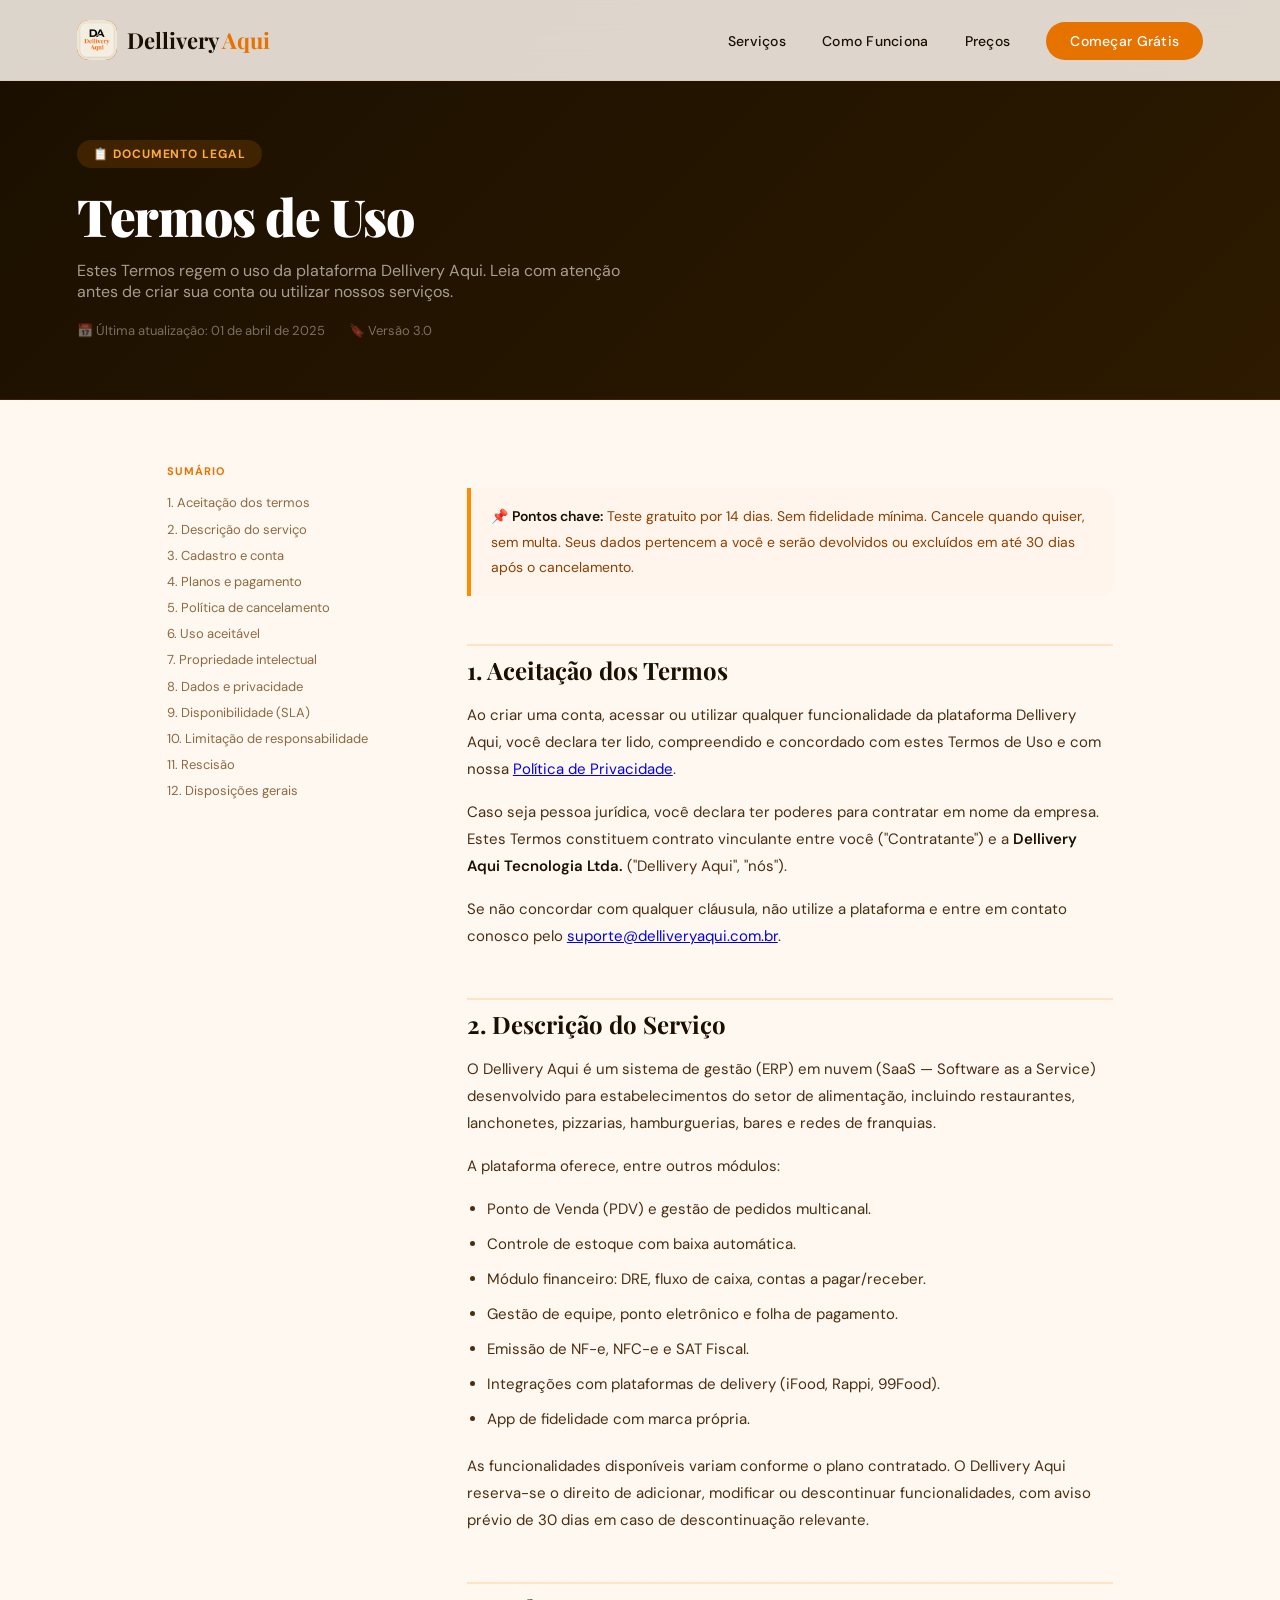
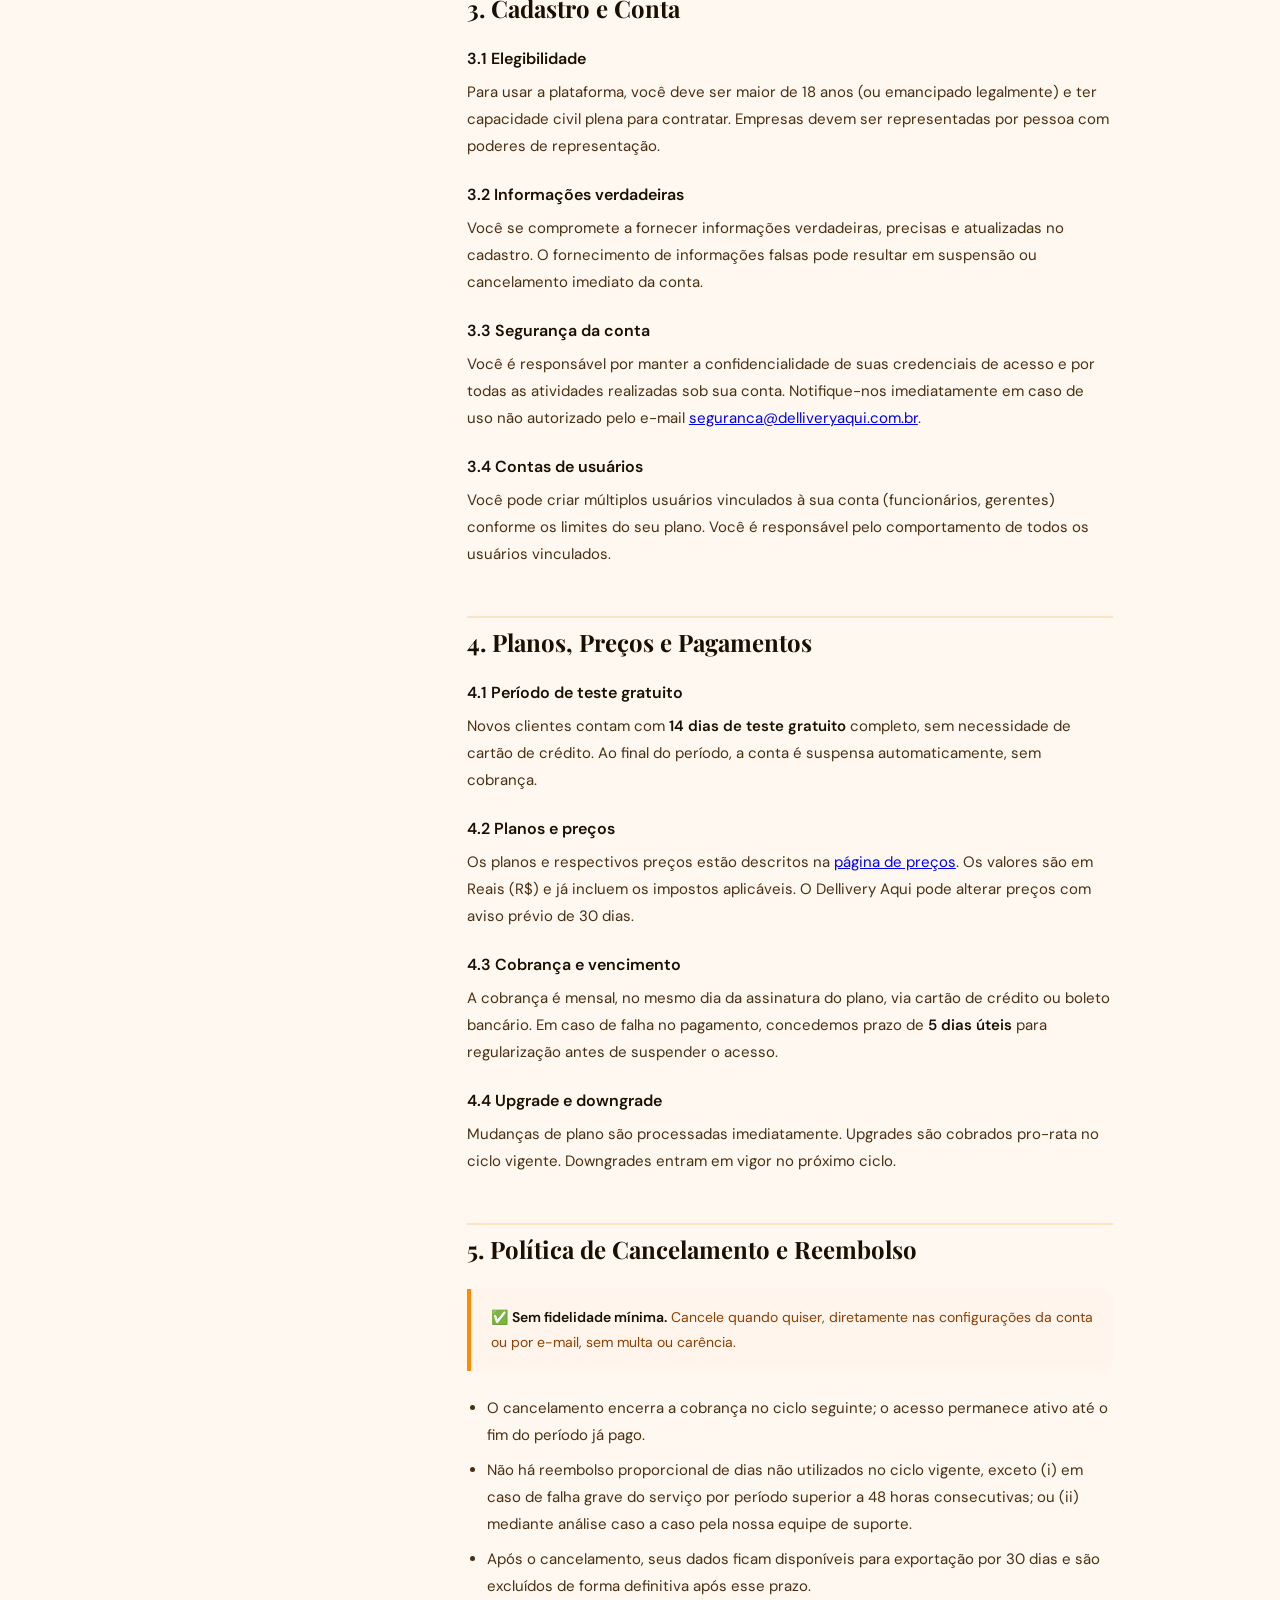
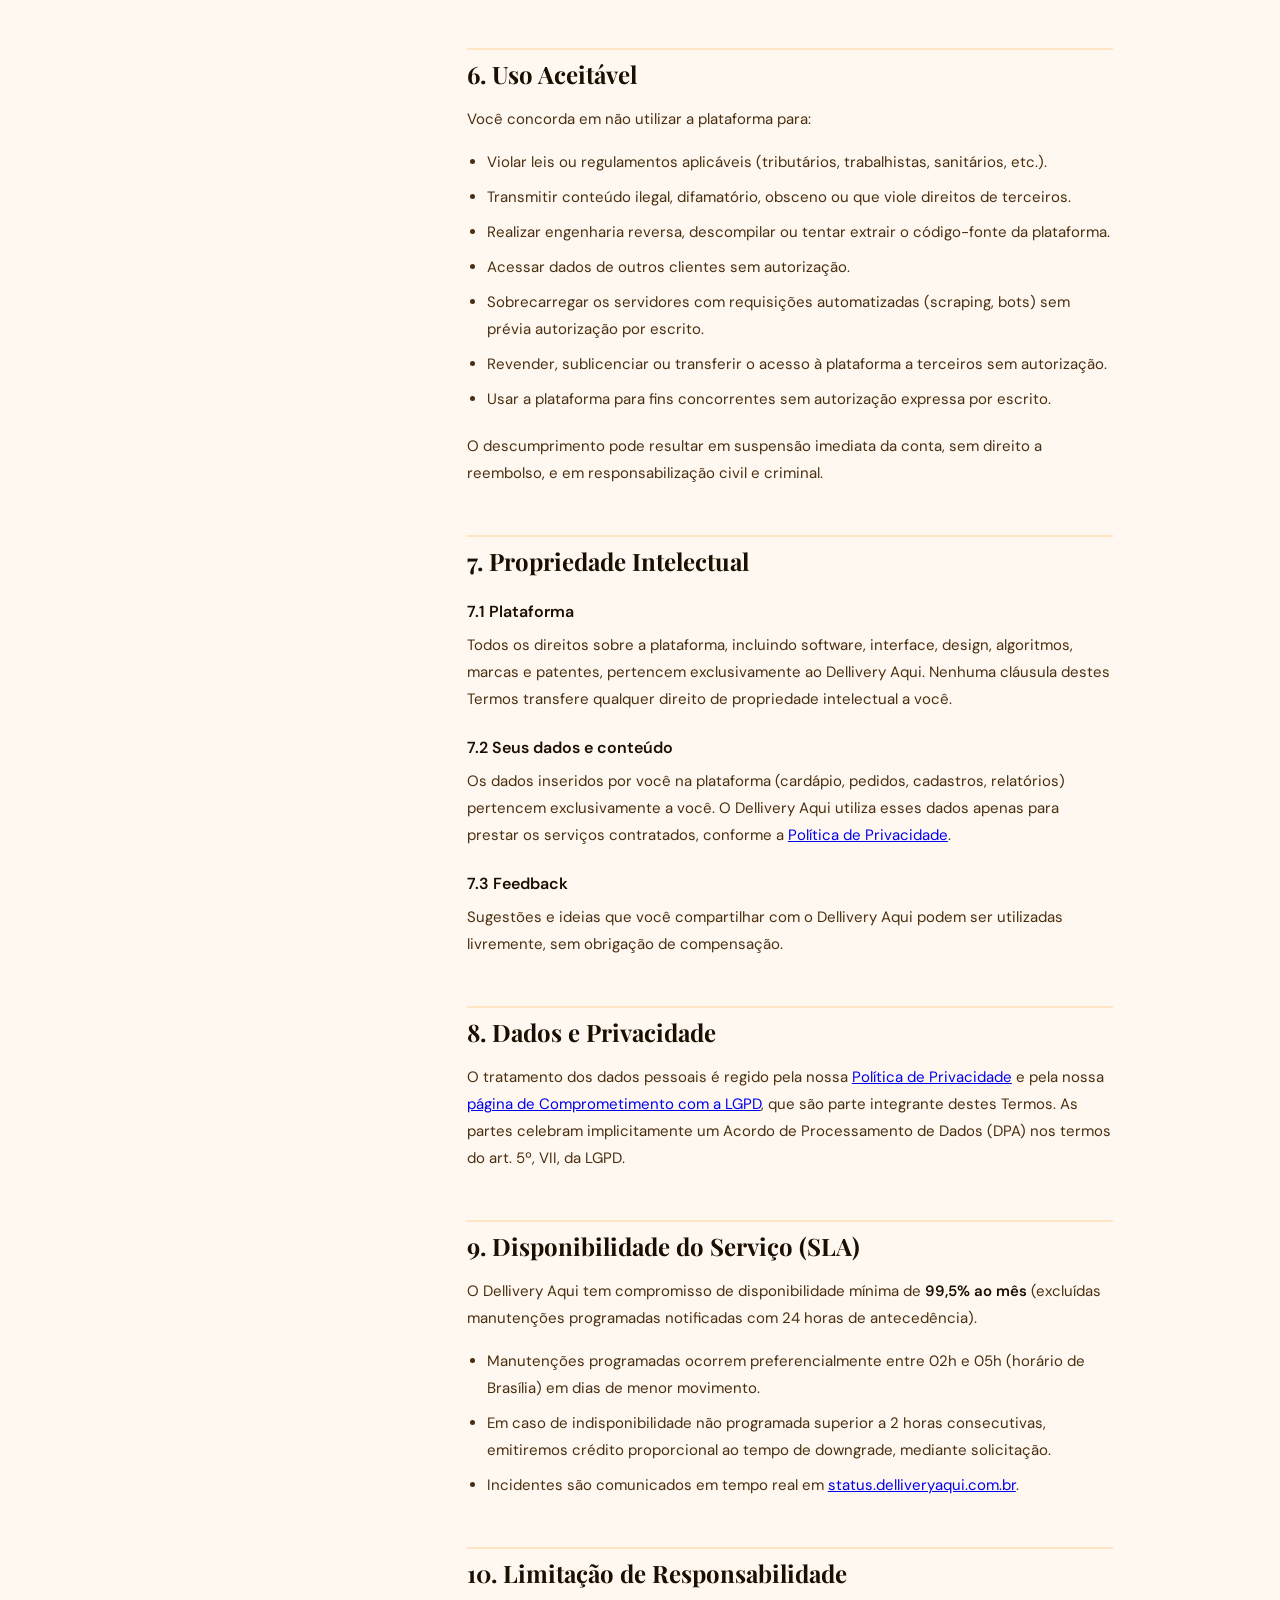
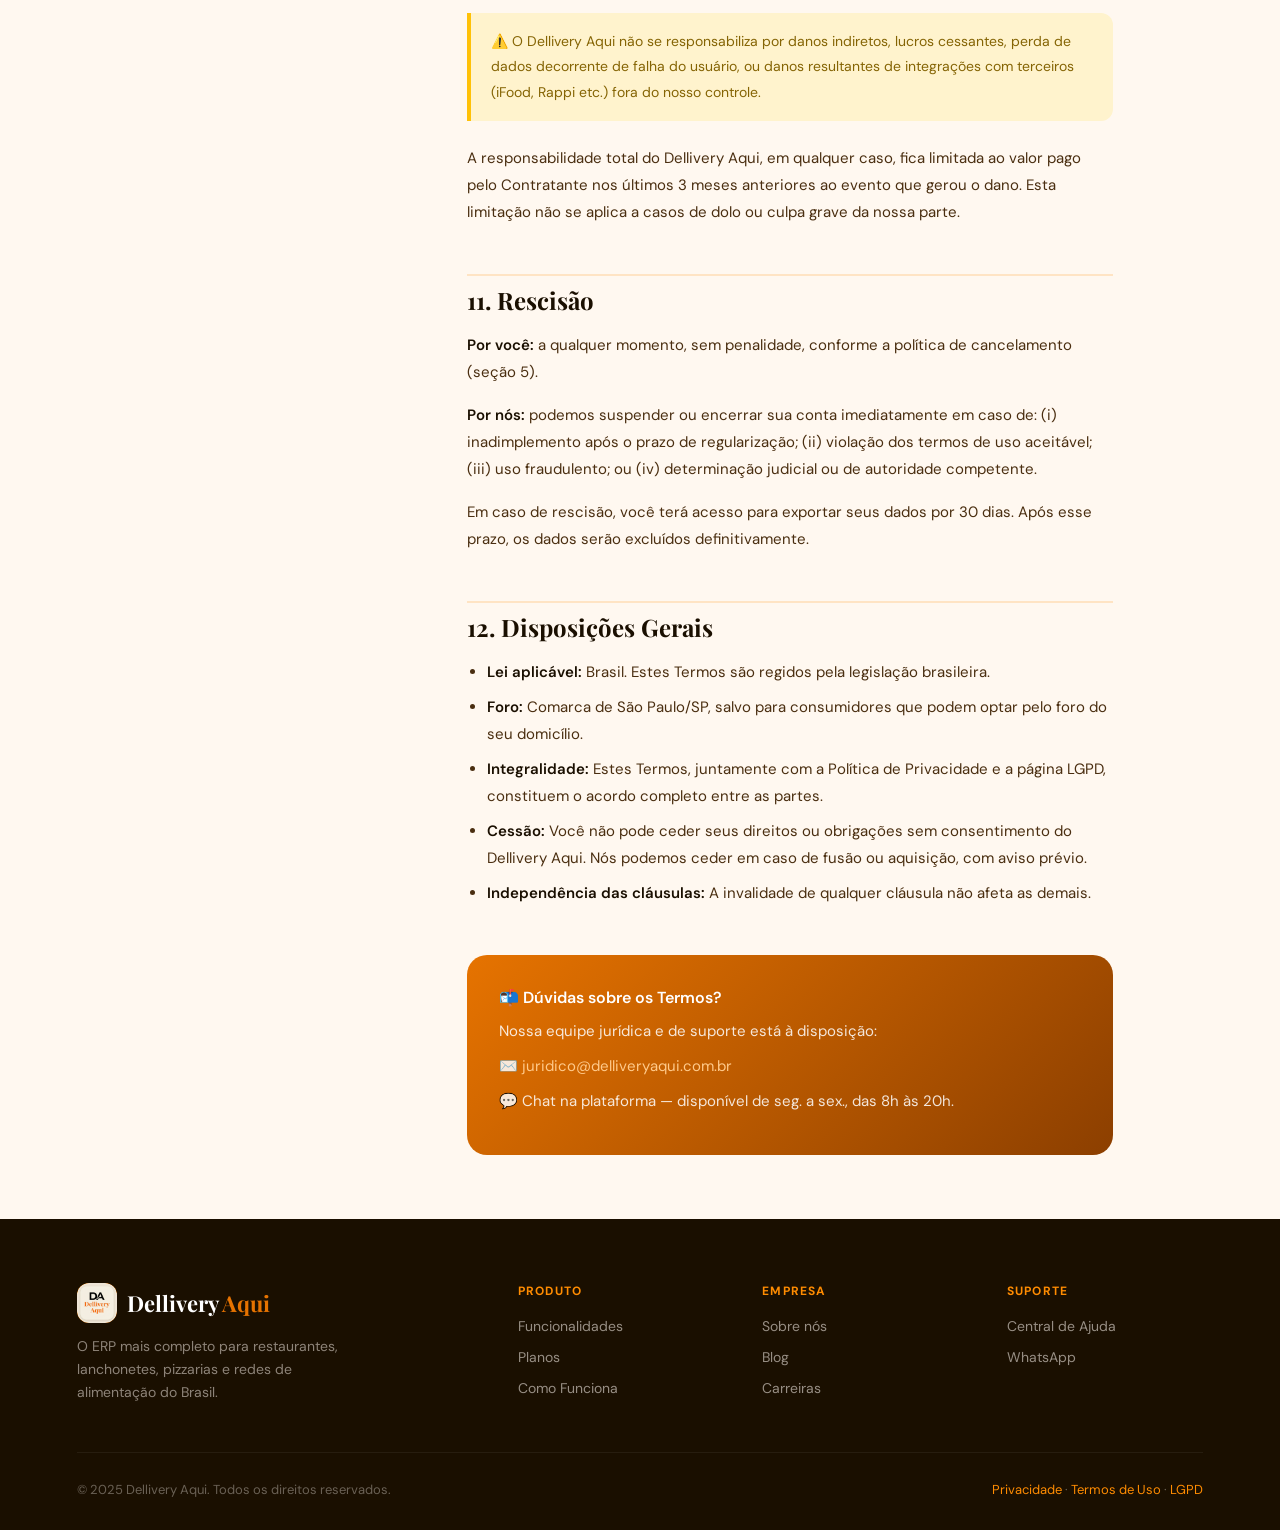
<file: termos-de-uso.html>
<!DOCTYPE html>
<html lang="pt-BR">
<head>
  <meta charset="UTF-8" />
  <meta name="viewport" content="width=device-width, initial-scale=1.0" />
  <title>Termos de Uso — Dellivery Aqui</title>
  <meta name="description" content="Leia os Termos de Uso da plataforma Dellivery Aqui antes de utilizá-la." />
  <link rel="icon" type="image/png" href="assets/images/favicon.png" />
  <link rel="apple-touch-icon" href="assets/images/favicon.png" />
  <link href="https://fonts.googleapis.com/css2?family=Playfair+Display:wght@700;900&family=DM+Sans:wght@300;400;500;600&display=swap" rel="stylesheet" />
  <link rel="stylesheet" href="assets/css/style.css" />
  <style>
    .legal-hero {
      padding: 140px 6% 60px;
      background: linear-gradient(135deg, var(--dark) 0%, var(--dark-2) 100%);
      border-bottom: 1px solid rgba(255,140,0,0.15);
    }
    .legal-hero .badge {
      display: inline-flex; align-items: center; gap: 8px;
      background: rgba(255,140,0,0.15); color: var(--orange-300);
      font-size: 12px; font-weight: 700; letter-spacing: 0.08em;
      text-transform: uppercase; padding: 6px 16px; border-radius: 100px;
      margin-bottom: 20px;
    }
    .legal-hero h1 {
      font-family: 'Playfair Display', serif;
      font-size: clamp(36px, 4vw, 56px); font-weight: 900;
      line-height: 1.1; letter-spacing: -0.02em; color: white;
      margin-bottom: 16px; animation: none;
    }
    .legal-hero p { font-size: 16px; color: rgba(255,248,240,0.6); max-width: 560px; }
    .legal-meta {
      display: flex; gap: 24px; margin-top: 20px;
      font-size: 13px; color: rgba(255,248,240,0.4);
    }

    .legal-body {
      display: grid;
      grid-template-columns: 240px 1fr;
      gap: 60px;
      max-width: 1100px;
      margin: 0 auto;
      padding: 64px 6%;
    }

    .legal-toc {
      position: sticky; top: 100px; height: fit-content;
    }
    .legal-toc h3 {
      font-size: 11px; font-weight: 700; text-transform: uppercase;
      letter-spacing: 0.1em; color: var(--orange-500); margin-bottom: 16px;
    }
    .legal-toc ol { list-style: none; display: flex; flex-direction: column; gap: 8px; }
    .legal-toc a {
      font-size: 13px; color: var(--text-muted); text-decoration: none;
      transition: color 0.2s; line-height: 1.4; display: block;
    }
    .legal-toc a:hover { color: var(--orange-500); }

    .legal-content h2 {
      font-family: 'Playfair Display', serif;
      font-size: 24px; font-weight: 700; color: var(--dark);
      margin: 48px 0 16px; padding-top: 8px;
      border-top: 2px solid var(--orange-100);
    }
    .legal-content h2:first-child { margin-top: 0; border-top: none; }
    .legal-content h3 { font-size: 16px; font-weight: 600; color: var(--dark); margin: 24px 0 10px; }
    .legal-content p { font-size: 15px; line-height: 1.8; color: #4A2E10; margin-bottom: 16px; }
    .legal-content ul, .legal-content ol { margin: 12px 0 20px 20px; }
    .legal-content li { font-size: 15px; line-height: 1.8; color: #4A2E10; margin-bottom: 8px; }
    .legal-content strong { color: var(--dark); font-weight: 600; }

    .legal-highlight {
      background: var(--orange-50); border-left: 4px solid var(--orange-400);
      border-radius: 0 12px 12px 0; padding: 16px 20px; margin: 24px 0;
    }
    .legal-highlight p { margin: 0; font-size: 14px; color: var(--orange-700); }

    .legal-warning {
      background: #FFF3CD; border-left: 4px solid #FFC107;
      border-radius: 0 12px 12px 0; padding: 16px 20px; margin: 24px 0;
    }
    .legal-warning p { margin: 0; font-size: 14px; color: #856404; }

    .legal-contact-box {
      background: linear-gradient(135deg, var(--orange-500), var(--orange-700));
      border-radius: 20px; padding: 32px; margin-top: 48px; color: white;
    }
    .legal-contact-box h3 { color: white; margin-top: 0; }
    .legal-contact-box p { color: rgba(255,255,255,0.85); margin-bottom: 8px; }
    .legal-contact-box a { color: var(--orange-200); text-decoration: none; }

    @media (max-width: 768px) {
      .legal-body { grid-template-columns: 1fr; }
      .legal-toc { display: none; }
      .legal-hero { padding: 120px 5% 48px; }
    }
  </style>
</head>
<body>

<!-- NAV -->
<nav id="navbar">
  <a href="index.html" class="logo">
    <div class="logo-icon"><img src="assets/images/logo.png" alt="Dellivery Aqui" /></div>
    <div class="logo-text">Dellivery <span>Aqui</span></div>
  </a>
  <ul class="nav-links">
    <li><a href="index.html#servicos">Serviços</a></li>
    <li><a href="index.html#como-funciona">Como Funciona</a></li>
    <li><a href="index.html#precos">Preços</a></li>
    <li><a href="index.html#contato" class="nav-cta">Começar Grátis</a></li>
  </ul>
</nav>

<!-- HERO -->
<div class="legal-hero">
  <div class="badge">📋 Documento Legal</div>
  <h1>Termos de Uso</h1>
  <p>Estes Termos regem o uso da plataforma Dellivery Aqui. Leia com atenção antes de criar sua conta ou utilizar nossos serviços.</p>
  <div class="legal-meta">
    <span>📅 Última atualização: 01 de abril de 2025</span>
    <span>🔖 Versão 3.0</span>
  </div>
</div>

<!-- BODY -->
<div class="legal-body">

  <aside class="legal-toc">
    <h3>Sumário</h3>
    <ol>
      <li><a href="#t1">1. Aceitação dos termos</a></li>
      <li><a href="#t2">2. Descrição do serviço</a></li>
      <li><a href="#t3">3. Cadastro e conta</a></li>
      <li><a href="#t4">4. Planos e pagamento</a></li>
      <li><a href="#t5">5. Política de cancelamento</a></li>
      <li><a href="#t6">6. Uso aceitável</a></li>
      <li><a href="#t7">7. Propriedade intelectual</a></li>
      <li><a href="#t8">8. Dados e privacidade</a></li>
      <li><a href="#t9">9. Disponibilidade (SLA)</a></li>
      <li><a href="#t10">10. Limitação de responsabilidade</a></li>
      <li><a href="#t11">11. Rescisão</a></li>
      <li><a href="#t12">12. Disposições gerais</a></li>
    </ol>
  </aside>

  <main class="legal-content">

    <div class="legal-highlight">
      <p>📌 <strong>Pontos chave:</strong> Teste gratuito por 14 dias. Sem fidelidade mínima. Cancele quando quiser, sem multa. Seus dados pertencem a você e serão devolvidos ou excluídos em até 30 dias após o cancelamento.</p>
    </div>

    <h2 id="t1">1. Aceitação dos Termos</h2>
    <p>Ao criar uma conta, acessar ou utilizar qualquer funcionalidade da plataforma Dellivery Aqui, você declara ter lido, compreendido e concordado com estes Termos de Uso e com nossa <a href="privacidade.html">Política de Privacidade</a>.</p>
    <p>Caso seja pessoa jurídica, você declara ter poderes para contratar em nome da empresa. Estes Termos constituem contrato vinculante entre você ("Contratante") e a <strong>Dellivery Aqui Tecnologia Ltda.</strong> ("Dellivery Aqui", "nós").</p>
    <p>Se não concordar com qualquer cláusula, não utilize a plataforma e entre em contato conosco pelo <a href="mailto:suporte@delliveryaqui.com.br">suporte@delliveryaqui.com.br</a>.</p>

    <h2 id="t2">2. Descrição do Serviço</h2>
    <p>O Dellivery Aqui é um sistema de gestão (ERP) em nuvem (SaaS — Software as a Service) desenvolvido para estabelecimentos do setor de alimentação, incluindo restaurantes, lanchonetes, pizzarias, hamburguerias, bares e redes de franquias.</p>
    <p>A plataforma oferece, entre outros módulos:</p>
    <ul>
      <li>Ponto de Venda (PDV) e gestão de pedidos multicanal.</li>
      <li>Controle de estoque com baixa automática.</li>
      <li>Módulo financeiro: DRE, fluxo de caixa, contas a pagar/receber.</li>
      <li>Gestão de equipe, ponto eletrônico e folha de pagamento.</li>
      <li>Emissão de NF-e, NFC-e e SAT Fiscal.</li>
      <li>Integrações com plataformas de delivery (iFood, Rappi, 99Food).</li>
      <li>App de fidelidade com marca própria.</li>
    </ul>
    <p>As funcionalidades disponíveis variam conforme o plano contratado. O Dellivery Aqui reserva-se o direito de adicionar, modificar ou descontinuar funcionalidades, com aviso prévio de 30 dias em caso de descontinuação relevante.</p>

    <h2 id="t3">3. Cadastro e Conta</h2>
    <h3>3.1 Elegibilidade</h3>
    <p>Para usar a plataforma, você deve ser maior de 18 anos (ou emancipado legalmente) e ter capacidade civil plena para contratar. Empresas devem ser representadas por pessoa com poderes de representação.</p>
    <h3>3.2 Informações verdadeiras</h3>
    <p>Você se compromete a fornecer informações verdadeiras, precisas e atualizadas no cadastro. O fornecimento de informações falsas pode resultar em suspensão ou cancelamento imediato da conta.</p>
    <h3>3.3 Segurança da conta</h3>
    <p>Você é responsável por manter a confidencialidade de suas credenciais de acesso e por todas as atividades realizadas sob sua conta. Notifique-nos imediatamente em caso de uso não autorizado pelo e-mail <a href="mailto:seguranca@delliveryaqui.com.br">seguranca@delliveryaqui.com.br</a>.</p>
    <h3>3.4 Contas de usuários</h3>
    <p>Você pode criar múltiplos usuários vinculados à sua conta (funcionários, gerentes) conforme os limites do seu plano. Você é responsável pelo comportamento de todos os usuários vinculados.</p>

    <h2 id="t4">4. Planos, Preços e Pagamentos</h2>
    <h3>4.1 Período de teste gratuito</h3>
    <p>Novos clientes contam com <strong>14 dias de teste gratuito</strong> completo, sem necessidade de cartão de crédito. Ao final do período, a conta é suspensa automaticamente, sem cobrança.</p>
    <h3>4.2 Planos e preços</h3>
    <p>Os planos e respectivos preços estão descritos na <a href="index.html#precos">página de preços</a>. Os valores são em Reais (R$) e já incluem os impostos aplicáveis. O Dellivery Aqui pode alterar preços com aviso prévio de 30 dias.</p>
    <h3>4.3 Cobrança e vencimento</h3>
    <p>A cobrança é mensal, no mesmo dia da assinatura do plano, via cartão de crédito ou boleto bancário. Em caso de falha no pagamento, concedemos prazo de <strong>5 dias úteis</strong> para regularização antes de suspender o acesso.</p>
    <h3>4.4 Upgrade e downgrade</h3>
    <p>Mudanças de plano são processadas imediatamente. Upgrades são cobrados pro-rata no ciclo vigente. Downgrades entram em vigor no próximo ciclo.</p>

    <h2 id="t5">5. Política de Cancelamento e Reembolso</h2>
    <div class="legal-highlight">
      <p>✅ <strong>Sem fidelidade mínima.</strong> Cancele quando quiser, diretamente nas configurações da conta ou por e-mail, sem multa ou carência.</p>
    </div>
    <ul>
      <li>O cancelamento encerra a cobrança no ciclo seguinte; o acesso permanece ativo até o fim do período já pago.</li>
      <li>Não há reembolso proporcional de dias não utilizados no ciclo vigente, exceto (i) em caso de falha grave do serviço por período superior a 48 horas consecutivas; ou (ii) mediante análise caso a caso pela nossa equipe de suporte.</li>
      <li>Após o cancelamento, seus dados ficam disponíveis para exportação por 30 dias e são excluídos de forma definitiva após esse prazo.</li>
    </ul>

    <h2 id="t6">6. Uso Aceitável</h2>
    <p>Você concorda em não utilizar a plataforma para:</p>
    <ul>
      <li>Violar leis ou regulamentos aplicáveis (tributários, trabalhistas, sanitários, etc.).</li>
      <li>Transmitir conteúdo ilegal, difamatório, obsceno ou que viole direitos de terceiros.</li>
      <li>Realizar engenharia reversa, descompilar ou tentar extrair o código-fonte da plataforma.</li>
      <li>Acessar dados de outros clientes sem autorização.</li>
      <li>Sobrecarregar os servidores com requisições automatizadas (scraping, bots) sem prévia autorização por escrito.</li>
      <li>Revender, sublicenciar ou transferir o acesso à plataforma a terceiros sem autorização.</li>
      <li>Usar a plataforma para fins concorrentes sem autorização expressa por escrito.</li>
    </ul>
    <p>O descumprimento pode resultar em suspensão imediata da conta, sem direito a reembolso, e em responsabilização civil e criminal.</p>

    <h2 id="t7">7. Propriedade Intelectual</h2>
    <h3>7.1 Plataforma</h3>
    <p>Todos os direitos sobre a plataforma, incluindo software, interface, design, algoritmos, marcas e patentes, pertencem exclusivamente ao Dellivery Aqui. Nenhuma cláusula destes Termos transfere qualquer direito de propriedade intelectual a você.</p>
    <h3>7.2 Seus dados e conteúdo</h3>
    <p>Os dados inseridos por você na plataforma (cardápio, pedidos, cadastros, relatórios) pertencem exclusivamente a você. O Dellivery Aqui utiliza esses dados apenas para prestar os serviços contratados, conforme a <a href="privacidade.html">Política de Privacidade</a>.</p>
    <h3>7.3 Feedback</h3>
    <p>Sugestões e ideias que você compartilhar com o Dellivery Aqui podem ser utilizadas livremente, sem obrigação de compensação.</p>

    <h2 id="t8">8. Dados e Privacidade</h2>
    <p>O tratamento dos dados pessoais é regido pela nossa <a href="privacidade.html">Política de Privacidade</a> e pela nossa <a href="lgpd.html">página de Comprometimento com a LGPD</a>, que são parte integrante destes Termos. As partes celebram implicitamente um Acordo de Processamento de Dados (DPA) nos termos do art. 5º, VII, da LGPD.</p>

    <h2 id="t9">9. Disponibilidade do Serviço (SLA)</h2>
    <p>O Dellivery Aqui tem compromisso de disponibilidade mínima de <strong>99,5% ao mês</strong> (excluídas manutenções programadas notificadas com 24 horas de antecedência).</p>
    <ul>
      <li>Manutenções programadas ocorrem preferencialmente entre 02h e 05h (horário de Brasília) em dias de menor movimento.</li>
      <li>Em caso de indisponibilidade não programada superior a 2 horas consecutivas, emitiremos crédito proporcional ao tempo de downgrade, mediante solicitação.</li>
      <li>Incidentes são comunicados em tempo real em <a href="#">status.delliveryaqui.com.br</a>.</li>
    </ul>

    <h2 id="t10">10. Limitação de Responsabilidade</h2>
    <div class="legal-warning">
      <p>⚠️ O Dellivery Aqui não se responsabiliza por danos indiretos, lucros cessantes, perda de dados decorrente de falha do usuário, ou danos resultantes de integrações com terceiros (iFood, Rappi etc.) fora do nosso controle.</p>
    </div>
    <p>A responsabilidade total do Dellivery Aqui, em qualquer caso, fica limitada ao valor pago pelo Contratante nos últimos 3 meses anteriores ao evento que gerou o dano. Esta limitação não se aplica a casos de dolo ou culpa grave da nossa parte.</p>

    <h2 id="t11">11. Rescisão</h2>
    <p><strong>Por você:</strong> a qualquer momento, sem penalidade, conforme a política de cancelamento (seção 5).</p>
    <p><strong>Por nós:</strong> podemos suspender ou encerrar sua conta imediatamente em caso de: (i) inadimplemento após o prazo de regularização; (ii) violação dos termos de uso aceitável; (iii) uso fraudulento; ou (iv) determinação judicial ou de autoridade competente.</p>
    <p>Em caso de rescisão, você terá acesso para exportar seus dados por 30 dias. Após esse prazo, os dados serão excluídos definitivamente.</p>

    <h2 id="t12">12. Disposições Gerais</h2>
    <ul>
      <li><strong>Lei aplicável:</strong> Brasil. Estes Termos são regidos pela legislação brasileira.</li>
      <li><strong>Foro:</strong> Comarca de São Paulo/SP, salvo para consumidores que podem optar pelo foro do seu domicílio.</li>
      <li><strong>Integralidade:</strong> Estes Termos, juntamente com a Política de Privacidade e a página LGPD, constituem o acordo completo entre as partes.</li>
      <li><strong>Cessão:</strong> Você não pode ceder seus direitos ou obrigações sem consentimento do Dellivery Aqui. Nós podemos ceder em caso de fusão ou aquisição, com aviso prévio.</li>
      <li><strong>Independência das cláusulas:</strong> A invalidade de qualquer cláusula não afeta as demais.</li>
    </ul>

    <div class="legal-contact-box">
      <h3>📬 Dúvidas sobre os Termos?</h3>
      <p>Nossa equipe jurídica e de suporte está à disposição:</p>
      <p>✉️ <a href="mailto:juridico@delliveryaqui.com.br">juridico@delliveryaqui.com.br</a></p>
      <p>💬 Chat na plataforma — disponível de seg. a sex., das 8h às 20h.</p>
    </div>

  </main>
</div>

<!-- FOOTER -->
<footer>
  <div class="footer-grid">
    <div class="footer-brand">
      <div class="logo">
        <div class="logo-icon"><img src="assets/images/logo.png" alt="Dellivery Aqui" /></div>
        <div class="logo-text">Dellivery <span>Aqui</span></div>
      </div>
      <p class="footer-desc">O ERP mais completo para restaurantes, lanchonetes, pizzarias e redes de alimentação do Brasil.</p>
    </div>
    <div>
      <div class="footer-title">Produto</div>
      <ul class="footer-links">
        <li><a href="index.html#servicos">Funcionalidades</a></li>
        <li><a href="index.html#precos">Planos</a></li>
        <li><a href="index.html#como-funciona">Como Funciona</a></li>
      </ul>
    </div>
    <div>
      <div class="footer-title">Empresa</div>
      <ul class="footer-links">
        <li><a href="#">Sobre nós</a></li>
        <li><a href="#">Blog</a></li>
        <li><a href="#">Carreiras</a></li>
      </ul>
    </div>
    <div>
      <div class="footer-title">Suporte</div>
      <ul class="footer-links">
        <li><a href="#">Central de Ajuda</a></li>
        <li><a href="#">WhatsApp</a></li>
      </ul>
    </div>
  </div>
  <div class="footer-bottom">
    <span>© 2025 Dellivery Aqui. Todos os direitos reservados.</span>
    <span>
      <a href="privacidade.html">Privacidade</a> ·
      <a href="termos-de-uso.html">Termos de Uso</a> ·
      <a href="lgpd.html">LGPD</a>
    </span>
  </div>
</footer>

<script src="assets/js/main.js" defer></script>
</body>
</html>
</file>
<file: assets/css/style.css>
*, *::before, *::after { box-sizing: border-box; margin: 0; padding: 0; }

:root {
  --orange-50: #FFF5EC;
  --orange-100: #FFE4C4;
  --orange-200: #FFCA8A;
  --orange-300: #FFA940;
  --orange-400: #FF8C00;
  --orange-500: #E67300;
  --orange-600: #BF5A00;
  --orange-700: #8C3F00;
  --orange-800: #5C2800;
  --dark: #1A0F00;
  --dark-2: #2D1A00;
  --dark-3: #3D2400;
  --text-muted: #8C6A40;
  --cream: #FFF8F0;
  --white: #FFFFFF;
}

html { scroll-behavior: smooth; }

body {
  font-family: 'DM Sans', sans-serif;
  background: var(--cream);
  color: var(--dark);
  overflow-x: hidden;
}

/* ——— NAV ——— */
nav {
  position: fixed; top: 0; left: 0; right: 0; z-index: 999;
  display: flex; align-items: center; justify-content: space-between;
  padding: 20px 6%;
  background: rgba(255,248,240,0.85);
  backdrop-filter: blur(16px);
  border-bottom: 1px solid rgba(255,140,0,0.12);
  transition: box-shadow 0.3s;
}
nav.scrolled { box-shadow: 0 4px 40px rgba(230,115,0,0.12); }

.logo {
  display: flex; align-items: center; gap: 10px;
  text-decoration: none;
}
.logo-icon {
  width: 40px; height: 40px; border-radius: 12px;
  background: linear-gradient(135deg, var(--orange-400), var(--orange-600));
  display: flex; align-items: center; justify-content: center;
  overflow: hidden;
}
.logo-icon img {
  width: 100%; height: 100%;
  object-fit: cover;
  border-radius: 12px;
}
.logo-text {
  font-family: 'Playfair Display', serif;
  font-size: 22px; font-weight: 700;
  color: var(--dark);
  line-height: 1;
}
.logo-text span { color: var(--orange-500); }

.nav-links {
  display: flex; align-items: center; gap: 36px;
  list-style: none;
}
.nav-links a {
  font-size: 14px; font-weight: 500; letter-spacing: 0.02em;
  color: var(--dark); text-decoration: none;
  transition: color 0.2s;
}
.nav-links a:hover { color: var(--orange-500); }

/* Dropdown */
.dropdown {
  position: relative;
}
.dropdown-content {
  display: none;
  position: absolute;
  top: 100%; left: -20px;
  background-color: var(--cream);
  min-width: 180px;
  box-shadow: 0 8px 30px rgba(0,0,0,0.1);
  border-radius: 12px;
  z-index: 1000;
  padding: 8px 0;
  border: 1px solid var(--orange-100);
}
.dropdown-content a {
  padding: 10px 20px;
  display: block;
}
.dropdown-content a:hover {
  background-color: var(--orange-50);
}
.dropdown:hover .dropdown-content {
  display: block;
  animation: fadeUp 0.2s ease;
}

.nav-cta {
  background: var(--orange-500);
  color: white !important;
  padding: 10px 24px !important;
  border-radius: 100px;
  transition: background 0.2s, transform 0.2s !important;
}
.nav-cta:hover { background: var(--orange-600) !important; transform: translateY(-1px); }

/* ——— HERO ——— */
.hero {
  min-height: 100vh;
  padding: 140px 6% 80px;
  display: grid;
  grid-template-columns: 1fr 1fr;
  gap: 60px;
  align-items: center;
  position: relative;
  overflow: hidden;
}

.hero::before {
  content: '';
  position: absolute; top: -200px; right: -200px;
  width: 700px; height: 700px;
  border-radius: 50%;
  background: radial-gradient(circle, rgba(255,169,64,0.18) 0%, transparent 70%);
  pointer-events: none;
}

.hero::after {
  content: '';
  position: absolute; bottom: -100px; left: -100px;
  width: 400px; height: 400px;
  border-radius: 50%;
  background: radial-gradient(circle, rgba(255,140,0,0.10) 0%, transparent 70%);
  pointer-events: none;
}

.hero-label {
  display: inline-flex; align-items: center; gap: 8px;
  background: var(--orange-50);
  border: 1px solid var(--orange-200);
  color: var(--orange-600);
  font-size: 12px; font-weight: 600; letter-spacing: 0.08em;
  text-transform: uppercase;
  padding: 6px 16px; border-radius: 100px;
  margin-bottom: 24px;
  animation: fadeUp 0.6s ease both;
}

.hero-label::before {
  content: ''; width: 6px; height: 6px;
  border-radius: 50%; background: var(--orange-500);
  animation: pulse 2s infinite;
}

@keyframes pulse {
  0%, 100% { opacity: 1; transform: scale(1); }
  50% { opacity: 0.5; transform: scale(0.8); }
}

h1 {
  font-family: 'Playfair Display', serif;
  font-size: clamp(44px, 5.5vw, 76px);
  font-weight: 900;
  line-height: 1.05;
  letter-spacing: -0.02em;
  margin-bottom: 24px;
  animation: fadeUp 0.6s 0.1s ease both;
}

h1 .accent {
  color: var(--orange-500);
  position: relative;
  display: inline-block;
}

h1 .accent::after {
  content: '';
  position: absolute; bottom: -4px; left: 0; right: 0; height: 4px;
  background: linear-gradient(90deg, var(--orange-400), var(--orange-200));
  border-radius: 2px;
}

.hero-desc {
  font-size: 18px; font-weight: 300; line-height: 1.7;
  color: #5C3D1A;
  max-width: 480px;
  margin-bottom: 40px;
  animation: fadeUp 0.6s 0.2s ease both;
}

.hero-actions {
  display: flex; gap: 16px; align-items: center;
  animation: fadeUp 0.6s 0.3s ease both;
}

.btn-primary {
  background: var(--orange-500);
  color: white;
  padding: 16px 36px;
  border-radius: 100px;
  font-size: 15px; font-weight: 600;
  text-decoration: none;
  border: none; cursor: pointer;
  transition: all 0.25s;
  box-shadow: 0 8px 30px rgba(230,115,0,0.35);
  display: inline-flex; align-items: center; gap: 8px;
}
.btn-primary:hover { background: var(--orange-600); transform: translateY(-2px); box-shadow: 0 12px 40px rgba(230,115,0,0.45); }

.btn-ghost {
  color: var(--dark);
  font-size: 15px; font-weight: 500;
  text-decoration: none;
  display: inline-flex; align-items: center; gap: 8px;
  transition: color 0.2s;
}
.btn-ghost:hover { color: var(--orange-500); }
.btn-ghost .arrow { transition: transform 0.2s; }
.btn-ghost:hover .arrow { transform: translateX(4px); }

.hero-stats {
  display: flex; gap: 36px;
  margin-top: 56px;
  animation: fadeUp 0.6s 0.4s ease both;
}

.stat-num {
  font-family: 'Playfair Display', serif;
  font-size: 36px; font-weight: 700;
  color: var(--orange-500);
  line-height: 1;
}
.stat-label { font-size: 13px; color: var(--text-muted); margin-top: 4px; }

/* Hero visual */
.hero-visual {
  position: relative;
  animation: fadeUp 0.8s 0.2s ease both;
}

.hero-img-main {
  width: 100%; aspect-ratio: 4/3;
  border-radius: 24px;
  overflow: hidden;
  box-shadow: 0 40px 80px rgba(140,63,0,0.22);
  position: relative;
}

.hero-img-main img {
  width: 100%; height: 100%;
  object-fit: cover;
  transition: transform 0.6s ease;
}
.hero-img-main:hover img { transform: scale(1.03); }

.hero-img-main::after {
  content: '';
  position: absolute; inset: 0;
  background: linear-gradient(180deg, transparent 50%, rgba(26,15,0,0.5) 100%);
}

.hero-badge {
  position: absolute; bottom: 24px; left: 24px; z-index: 2;
  background: white;
  border-radius: 16px;
  padding: 14px 18px;
  display: flex; align-items: center; gap: 12px;
  box-shadow: 0 8px 32px rgba(0,0,0,0.15);
}
.hero-badge-icon {
  width: 40px; height: 40px;
  background: var(--orange-50);
  border-radius: 10px;
  display: flex; align-items: center; justify-content: center;
  font-size: 20px;
}
.hero-badge-text { font-size: 13px; font-weight: 600; color: var(--dark); }
.hero-badge-sub { font-size: 11px; color: var(--text-muted); margin-top: 2px; }

.hero-pill {
  position: absolute; top: -16px; right: 20px;
  background: linear-gradient(135deg, var(--orange-400), var(--orange-600));
  color: white; border-radius: 100px;
  padding: 10px 20px; font-size: 13px; font-weight: 600;
  box-shadow: 0 8px 24px rgba(230,115,0,0.4);
  animation: float 4s ease-in-out infinite;
}

@keyframes float {
  0%, 100% { transform: translateY(0); }
  50% { transform: translateY(-8px); }
}

.hero-pill-2 {
  position: absolute; bottom: 100px; right: -20px;
  background: white;
  border-radius: 16px;
  padding: 12px 16px;
  font-size: 12px; font-weight: 600;
  color: var(--dark);
  box-shadow: 0 8px 32px rgba(0,0,0,0.12);
  animation: float 5s 1s ease-in-out infinite;
  display: flex; align-items: center; gap: 8px;
}
.hero-pill-2 .dot { width: 8px; height: 8px; border-radius: 50%; background: #22c55e; }

@keyframes fadeUp {
  from { opacity: 0; transform: translateY(20px); }
  to { opacity: 1; transform: translateY(0); }
}

/* ——— SECTION COMMON ——— */
section { padding: 100px 6%; }

.section-label {
  font-size: 12px; font-weight: 700; letter-spacing: 0.1em;
  text-transform: uppercase; color: var(--orange-500);
  margin-bottom: 12px;
}

.section-title {
  font-family: 'Playfair Display', serif;
  font-size: clamp(32px, 4vw, 52px);
  font-weight: 700; line-height: 1.1;
  letter-spacing: -0.02em;
  margin-bottom: 16px;
}

.section-desc {
  font-size: 17px; font-weight: 300; line-height: 1.7;
  color: #5C3D1A; max-width: 520px;
}

/* ——— LOGOS BAR ——— */
.logos-bar {
  padding: 48px 6%;
  background: var(--orange-50);
  border-top: 1px solid var(--orange-100);
  border-bottom: 1px solid var(--orange-100);
}
.logos-bar p {
  text-align: center; font-size: 12px; font-weight: 600;
  text-transform: uppercase; letter-spacing: 0.12em;
  color: var(--text-muted); margin-bottom: 28px;
}
.logos-row {
  display: flex; align-items: center; justify-content: center;
  gap: 48px; flex-wrap: wrap;
}
.brand-logo {
  font-family: 'Playfair Display', serif;
  font-size: 20px; font-weight: 700;
  color: var(--orange-300);
  letter-spacing: -0.02em;
  transition: color 0.2s;
  cursor: default;
}
.brand-logo:hover { color: var(--orange-500); }

/* ——— SERVICES ——— */
#servicos { background: white; }

.services-header {
  display: grid; grid-template-columns: 1fr 1fr;
  gap: 40px; align-items: end;
  margin-bottom: 64px;
}

.services-grid {
  display: grid; grid-template-columns: repeat(3, 1fr);
  gap: 24px;
}

.service-card {
  background: var(--cream);
  border-radius: 20px;
  padding: 32px;
  border: 1px solid var(--orange-100);
  position: relative;
  overflow: hidden;
  transition: all 0.3s ease;
  cursor: default;
}
.service-card:hover {
  transform: translateY(-6px);
  border-color: var(--orange-300);
  box-shadow: 0 20px 60px rgba(230,115,0,0.12);
}

.service-card.featured {
  background: linear-gradient(145deg, var(--orange-500), var(--orange-700));
  border-color: transparent;
  color: white;
}

.service-card::before {
  content: '';
  position: absolute; top: 0; right: 0;
  width: 120px; height: 120px;
  border-radius: 0 0 0 120px;
  background: rgba(255,140,0,0.06);
  pointer-events: none;
}
.service-card.featured::before { background: rgba(255,255,255,0.06); }

.service-icon {
  width: 52px; height: 52px;
  border-radius: 14px;
  background: var(--orange-100);
  display: flex; align-items: center; justify-content: center;
  font-size: 24px;
  margin-bottom: 20px;
  transition: transform 0.2s;
}
.service-card:hover .service-icon { transform: scale(1.1); }
.service-card.featured .service-icon { background: rgba(255,255,255,0.2); }

.service-title {
  font-family: 'Playfair Display', serif;
  font-size: 20px; font-weight: 700;
  margin-bottom: 10px;
  color: var(--dark);
}
.service-card.featured .service-title { color: white; }

.service-desc {
  font-size: 14px; line-height: 1.65;
  color: var(--text-muted);
}
.service-card.featured .service-desc { color: rgba(255,255,255,0.8); }

.service-tag {
  display: inline-block; margin-top: 20px;
  font-size: 11px; font-weight: 700; letter-spacing: 0.08em;
  text-transform: uppercase;
  color: var(--orange-600);
  background: var(--orange-100);
  padding: 4px 12px; border-radius: 100px;
}
.service-card.featured .service-tag { background: rgba(255,255,255,0.2); color: white; }

/* ——— HOW IT WORKS ——— */
#como-funciona {
  background: var(--dark);
  color: white;
  position: relative;
  overflow: hidden;
}
#como-funciona::before {
  content: '';
  position: absolute; top: -300px; left: 50%;
  transform: translateX(-50%);
  width: 800px; height: 800px;
  border-radius: 50%;
  background: radial-gradient(circle, rgba(255,140,0,0.08) 0%, transparent 60%);
  pointer-events: none;
}

#como-funciona .section-title { color: white; }
#como-funciona .section-desc { color: rgba(255,248,240,0.6); }

.steps-grid {
  display: grid; grid-template-columns: repeat(4, 1fr);
  gap: 24px; margin-top: 64px;
  position: relative;
}

.steps-grid::before {
  content: '';
  position: absolute; top: 40px; left: calc(12.5% + 16px); right: calc(12.5% + 16px);
  height: 1px;
  background: linear-gradient(90deg, transparent, var(--orange-500), transparent);
}

.step-card {
  text-align: center;
  padding: 32px 24px;
  border-radius: 20px;
  background: rgba(255,255,255,0.04);
  border: 1px solid rgba(255,140,0,0.12);
  transition: all 0.3s;
}
.step-card:hover { background: rgba(255,255,255,0.07); border-color: rgba(255,140,0,0.3); transform: translateY(-4px); }

.step-num {
  width: 56px; height: 56px;
  border-radius: 50%;
  background: linear-gradient(135deg, var(--orange-400), var(--orange-600));
  display: flex; align-items: center; justify-content: center;
  font-family: 'Playfair Display', serif;
  font-size: 22px; font-weight: 700; color: white;
  margin: 0 auto 20px;
  box-shadow: 0 8px 24px rgba(230,115,0,0.4);
}

.step-title {
  font-family: 'Playfair Display', serif;
  font-size: 18px; font-weight: 700; color: white;
  margin-bottom: 10px;
}

.step-desc { font-size: 13px; line-height: 1.6; color: rgba(255,248,240,0.55); }

/* ——— DASHBOARD SHOWCASE ——— */
#dashboard {
  background: white;
  display: grid; grid-template-columns: 1fr 1fr;
  gap: 80px; align-items: center;
}

.dashboard-img {
  border-radius: 24px; overflow: hidden;
  box-shadow: 0 40px 80px rgba(140,63,0,0.15);
  position: relative;
}
.dashboard-img img {
  width: 100%; display: block;
}

.feature-list { list-style: none; margin-top: 32px; display: flex; flex-direction: column; gap: 16px; }
.feature-item {
  display: flex; gap: 14px; align-items: flex-start;
}
.feature-check {
  flex-shrink: 0;
  width: 24px; height: 24px;
  border-radius: 50%;
  background: var(--orange-100);
  display: flex; align-items: center; justify-content: center;
  font-size: 12px;
  color: var(--orange-600);
  margin-top: 1px;
}
.feature-text-title { font-size: 15px; font-weight: 600; color: var(--dark); }
.feature-text-desc { font-size: 13px; color: var(--text-muted); margin-top: 2px; line-height: 1.5; }

/* ——— PRICING ——— */
#precos { background: var(--cream); }

.pricing-header { text-align: center; margin-bottom: 64px; }
.pricing-header .section-desc { max-width: 420px; margin: 0 auto; text-align: center; }

.pricing-grid {
  display: grid; grid-template-columns: repeat(3, 1fr);
  gap: 24px; max-width: 960px; margin: 0 auto;
}

.plan-card {
  background: white;
  border-radius: 24px;
  padding: 36px 32px;
  border: 1px solid var(--orange-100);
  position: relative;
  transition: all 0.3s;
}
.plan-card:hover { box-shadow: 0 20px 60px rgba(230,115,0,0.1); transform: translateY(-4px); }

.plan-card.popular {
  background: linear-gradient(160deg, var(--orange-500), var(--orange-700));
  border-color: transparent;
  transform: scale(1.04);
}
.plan-card.popular:hover { transform: scale(1.04) translateY(-4px); }

.popular-badge {
  position: absolute; top: -14px; left: 50%; transform: translateX(-50%);
  background: var(--orange-300);
  color: var(--orange-800);
  font-size: 11px; font-weight: 800;
  text-transform: uppercase; letter-spacing: 0.1em;
  padding: 4px 18px; border-radius: 100px;
}

.plan-name {
  font-size: 14px; font-weight: 700; text-transform: uppercase;
  letter-spacing: 0.08em; color: var(--text-muted);
  margin-bottom: 12px;
}
.plan-card.popular .plan-name { color: rgba(255,255,255,0.7); }

.plan-price {
  display: flex; align-items: baseline; gap: 4px;
  margin-bottom: 4px;
}
.plan-currency { font-size: 20px; font-weight: 600; color: var(--dark); margin-top: 6px; }
.plan-amount {
  font-family: 'Playfair Display', serif;
  font-size: 52px; font-weight: 700; color: var(--dark); line-height: 1;
}
.plan-card.popular .plan-currency,
.plan-card.popular .plan-amount { color: white; }
.plan-period { font-size: 14px; color: var(--text-muted); margin-bottom: 28px; }
.plan-card.popular .plan-period { color: rgba(255,255,255,0.6); }

.plan-divider {
  height: 1px; background: var(--orange-100);
  margin: 24px 0;
}
.plan-card.popular .plan-divider { background: rgba(255,255,255,0.15); }

.plan-features { list-style: none; display: flex; flex-direction: column; gap: 12px; margin-bottom: 32px; }
.plan-feature {
  display: flex; gap: 10px; align-items: center;
  font-size: 14px; color: #5C3D1A;
}
.plan-card.popular .plan-feature { color: rgba(255,255,255,0.85); }
.plan-feature::before {
  content: '✓';
  width: 18px; height: 18px; border-radius: 50%;
  background: var(--orange-100);
  color: var(--orange-600);
  font-size: 11px; font-weight: 800;
  display: flex; align-items: center; justify-content: center;
  flex-shrink: 0;
}
.plan-card.popular .plan-feature::before { background: rgba(255,255,255,0.2); color: white; }

.plan-btn {
  width: 100%; padding: 14px;
  border-radius: 100px;
  font-size: 15px; font-weight: 600;
  text-align: center;
  border: 2px solid var(--orange-400);
  background: transparent;
  color: var(--orange-500);
  cursor: pointer; text-decoration: none;
  display: block; transition: all 0.2s;
}
.plan-btn:hover { background: var(--orange-500); color: white; }
.plan-card.popular .plan-btn {
  background: white; color: var(--orange-600);
  border-color: transparent;
}
.plan-card.popular .plan-btn:hover { background: var(--orange-100); }

/* ——— TESTIMONIALS ——— */
#depoimentos { background: white; }

.testimonials-header { margin-bottom: 56px; }

.testimonials-grid {
  display: grid; grid-template-columns: repeat(3, 1fr);
  gap: 24px;
}

.testimonial-card {
  background: var(--cream);
  border-radius: 20px;
  padding: 32px;
  border: 1px solid var(--orange-100);
  transition: all 0.3s;
}
.testimonial-card:hover { box-shadow: 0 16px 48px rgba(230,115,0,0.1); transform: translateY(-4px); border-color: var(--orange-200); }

.stars { display: flex; gap: 4px; margin-bottom: 18px; }
.star { color: var(--orange-400); font-size: 16px; }

.testimonial-text {
  font-size: 15px; line-height: 1.7;
  color: #3D2400; margin-bottom: 24px;
  font-style: italic;
}

.testimonial-author { display: flex; align-items: center; gap: 12px; }
.author-avatar {
  width: 44px; height: 44px; border-radius: 50%;
  overflow: hidden; background: var(--orange-200);
  flex-shrink: 0;
}
.author-avatar img { width: 100%; height: 100%; object-fit: cover; }
.author-name { font-size: 14px; font-weight: 600; color: var(--dark); }
.author-role { font-size: 12px; color: var(--text-muted); margin-top: 2px; }

/* ——— CTA ——— */
#contato {
  background: linear-gradient(135deg, var(--orange-600), var(--orange-800));
  padding: 100px 6%;
  text-align: center;
  position: relative; overflow: hidden;
}
#contato::before {
  content: '';
  position: absolute; inset: 0;
  background: url("data:image/svg+xml,%3Csvg width='60' height='60' viewBox='0 0 60 60' xmlns='http://www.w3.org/2000/svg'%3E%3Cg fill='none' fill-rule='evenodd'%3E%3Cg fill='%23ffffff' fill-opacity='0.03'%3E%3Cpath d='M36 34v-4h-2v4h-4v2h4v4h2v-4h4v-2h-4zm0-30V0h-2v4h-4v2h4v4h2V6h4V4h-4zM6 34v-4H4v4H0v2h4v4h2v-4h4v-2H6zM6 4V0H4v4H0v2h4v4h2V6h4V4H6z'/%3E%3C/g%3E%3C/g%3E%3C/svg%3E");
}

#contato .section-title { color: white; font-size: clamp(36px, 4vw, 60px); }
#contato .section-desc { color: rgba(255,255,255,0.7); margin: 0 auto 40px; text-align: center; }
#contato .section-label { color: var(--orange-200); }

.cta-actions {
  display: flex; gap: 16px; justify-content: center; flex-wrap: wrap;
}

.btn-white {
  background: white; color: var(--orange-700);
  padding: 16px 36px;
  border-radius: 100px;
  font-size: 15px; font-weight: 700;
  text-decoration: none; cursor: pointer;
  transition: all 0.25s;
  box-shadow: 0 8px 32px rgba(0,0,0,0.2);
}
.btn-white:hover { transform: translateY(-2px); box-shadow: 0 16px 48px rgba(0,0,0,0.25); }

.btn-outline-white {
  border: 2px solid rgba(255,255,255,0.5);
  color: white; padding: 16px 36px;
  border-radius: 100px;
  font-size: 15px; font-weight: 600;
  text-decoration: none; cursor: pointer;
  transition: all 0.25s; background: transparent;
}
.btn-outline-white:hover { border-color: white; background: rgba(255,255,255,0.1); }

/* ——— FOOTER ——— */
footer {
  background: var(--dark);
  color: rgba(255,248,240,0.7);
  padding: 64px 6% 32px;
}

.footer-grid {
  display: grid; grid-template-columns: 2fr 1fr 1fr 1fr;
  gap: 48px; margin-bottom: 48px;
}

.footer-brand .logo-text { color: white; }
.footer-desc {
  font-size: 14px; line-height: 1.65;
  color: rgba(255,248,240,0.5);
  margin-top: 12px; max-width: 280px;
}

.footer-title { font-size: 12px; font-weight: 700; text-transform: uppercase; letter-spacing: 0.1em; color: var(--orange-400); margin-bottom: 16px; }
.footer-links { list-style: none; display: flex; flex-direction: column; gap: 10px; }
.footer-links a { font-size: 14px; color: rgba(255,248,240,0.55); text-decoration: none; transition: color 0.2s; }
.footer-links a:hover { color: var(--orange-300); }

.footer-bottom {
  border-top: 1px solid rgba(255,255,255,0.06);
  padding-top: 28px;
  display: flex; justify-content: space-between; align-items: center;
  font-size: 13px; color: rgba(255,248,240,0.35);
}
.footer-bottom a { color: var(--orange-400); text-decoration: none; }

/* ——— RESPONSIVE ——— */
@media (max-width: 1024px) {
  .hero { grid-template-columns: 1fr; gap: 40px; }
  .services-grid { grid-template-columns: repeat(2, 1fr); }
  .steps-grid { grid-template-columns: repeat(2, 1fr); }
  .steps-grid::before { display: none; }
  #dashboard { grid-template-columns: 1fr; }
  .footer-grid { grid-template-columns: 1fr 1fr; }
  .testimonials-grid { grid-template-columns: 1fr 1fr; }
  .services-header { grid-template-columns: 1fr; }
}

@media (max-width: 768px) {
  nav { padding: 16px 5%; }
  .nav-links { display: none; }
  section { padding: 72px 5%; }
  .hero { padding: 120px 5% 60px; }
  .hero-stats { gap: 24px; }
  .pricing-grid { grid-template-columns: 1fr; }
  .plan-card.popular { transform: none; }
  .testimonials-grid { grid-template-columns: 1fr; }
  .footer-grid { grid-template-columns: 1fr; gap: 32px; }
  .services-grid { grid-template-columns: 1fr; }
  .steps-grid { grid-template-columns: 1fr; }
  .footer-bottom { flex-direction: column; gap: 12px; text-align: center; }
}

/* scroll animations */
.reveal {
  opacity: 0; transform: translateY(24px);
  transition: opacity 0.6s ease, transform 0.6s ease;
}
.reveal.visible { opacity: 1; transform: translateY(0); }
</file>
